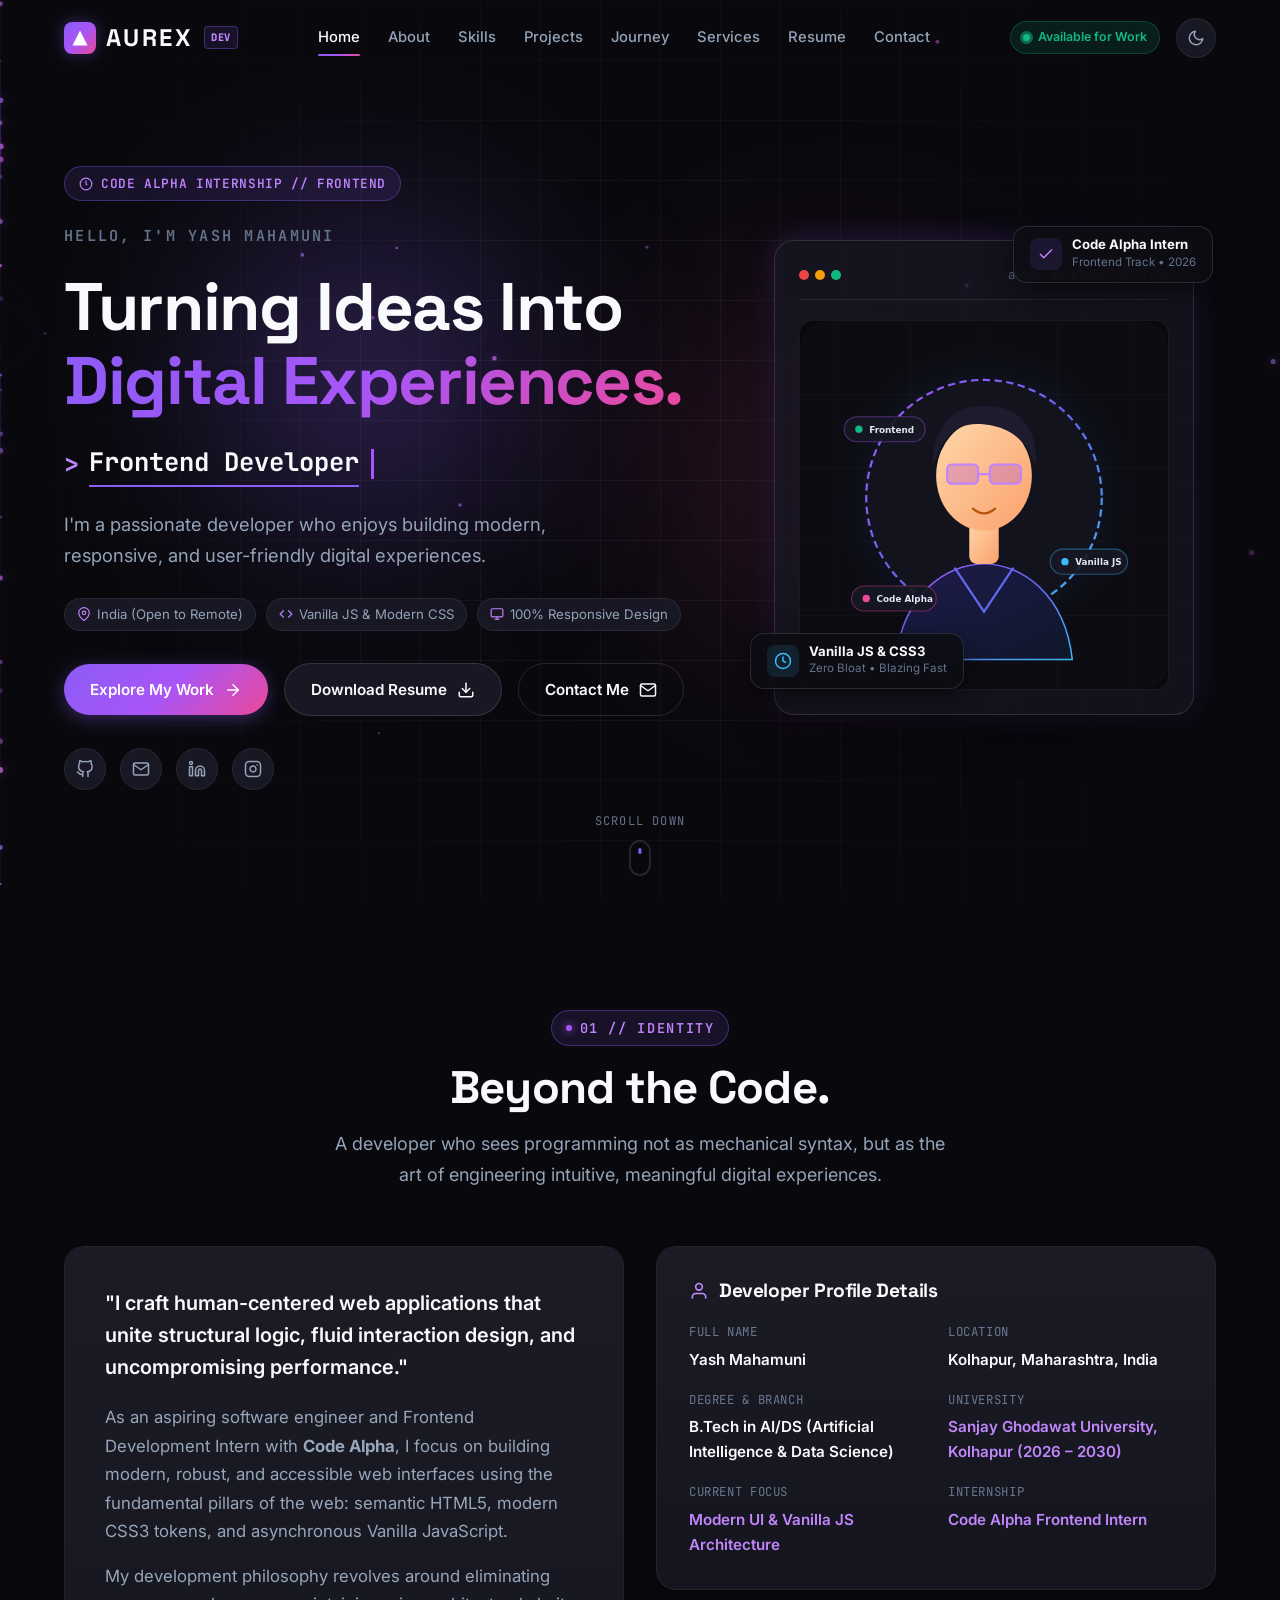
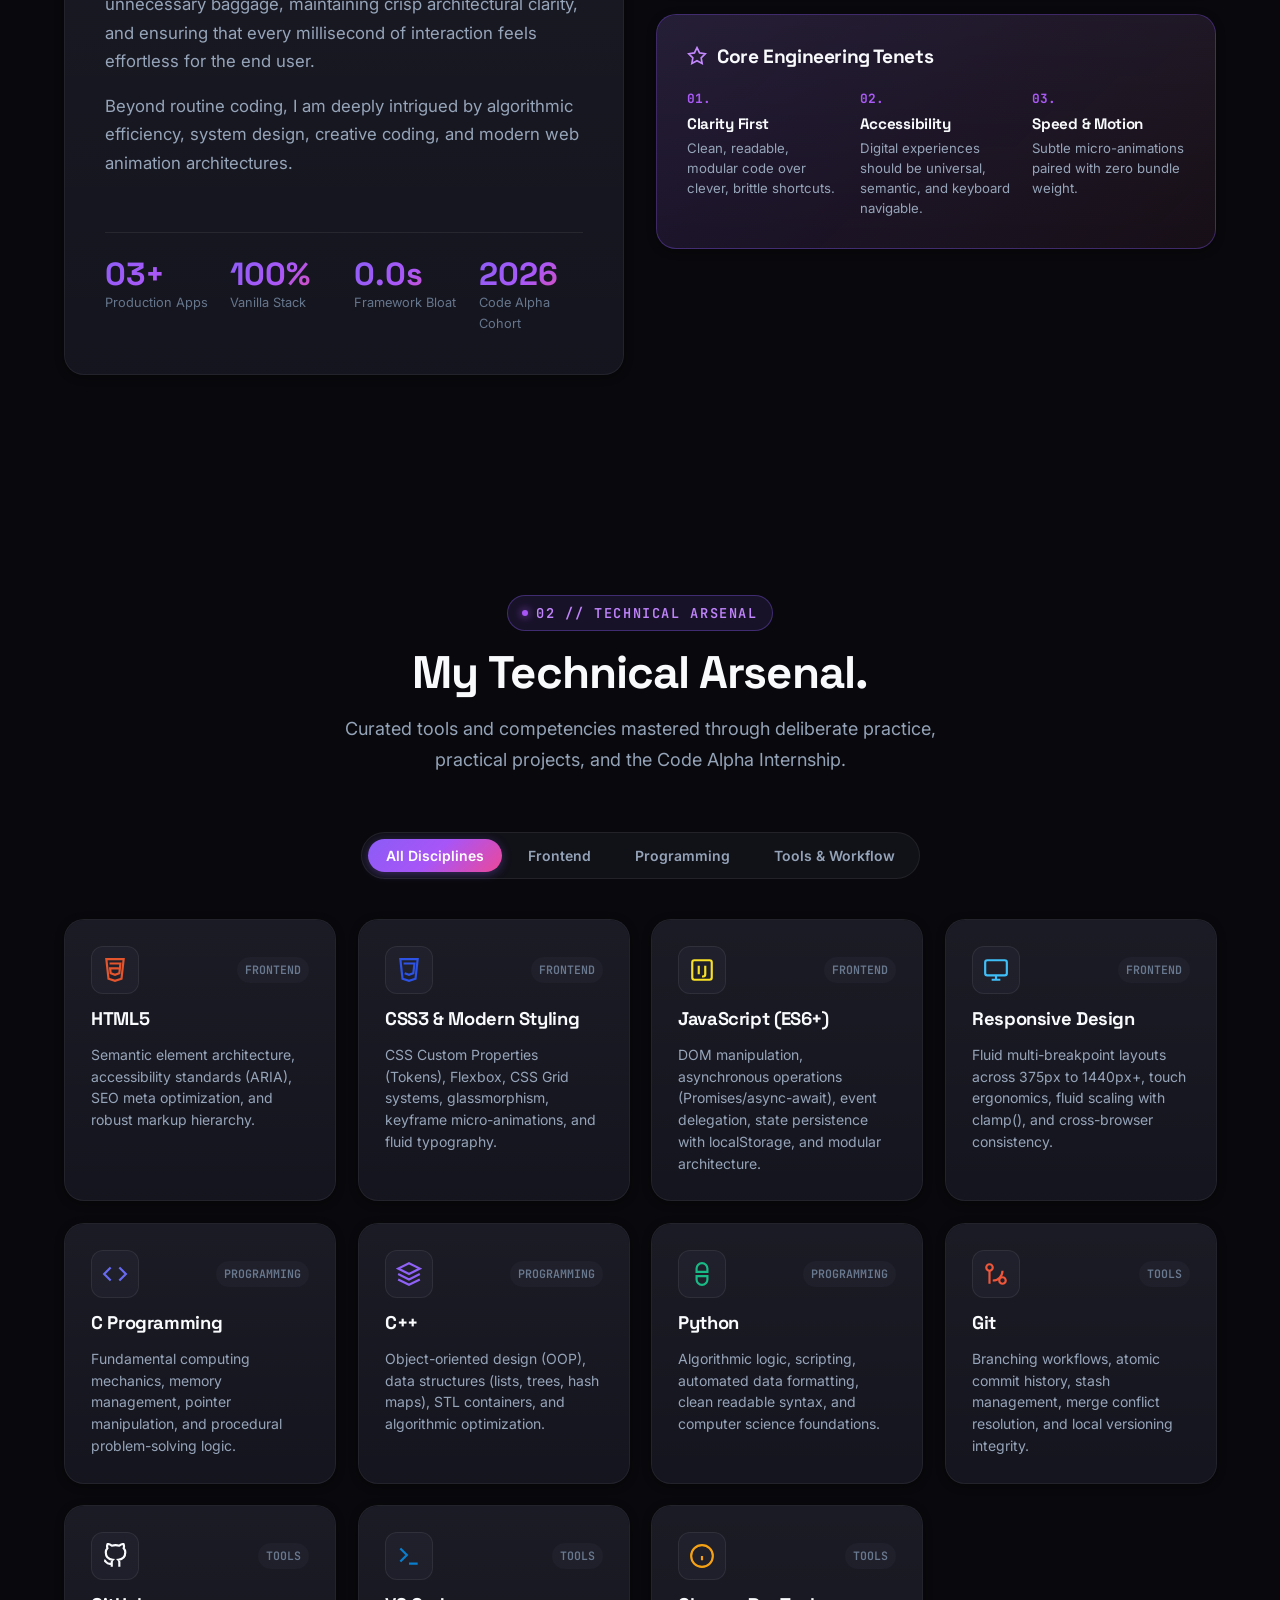
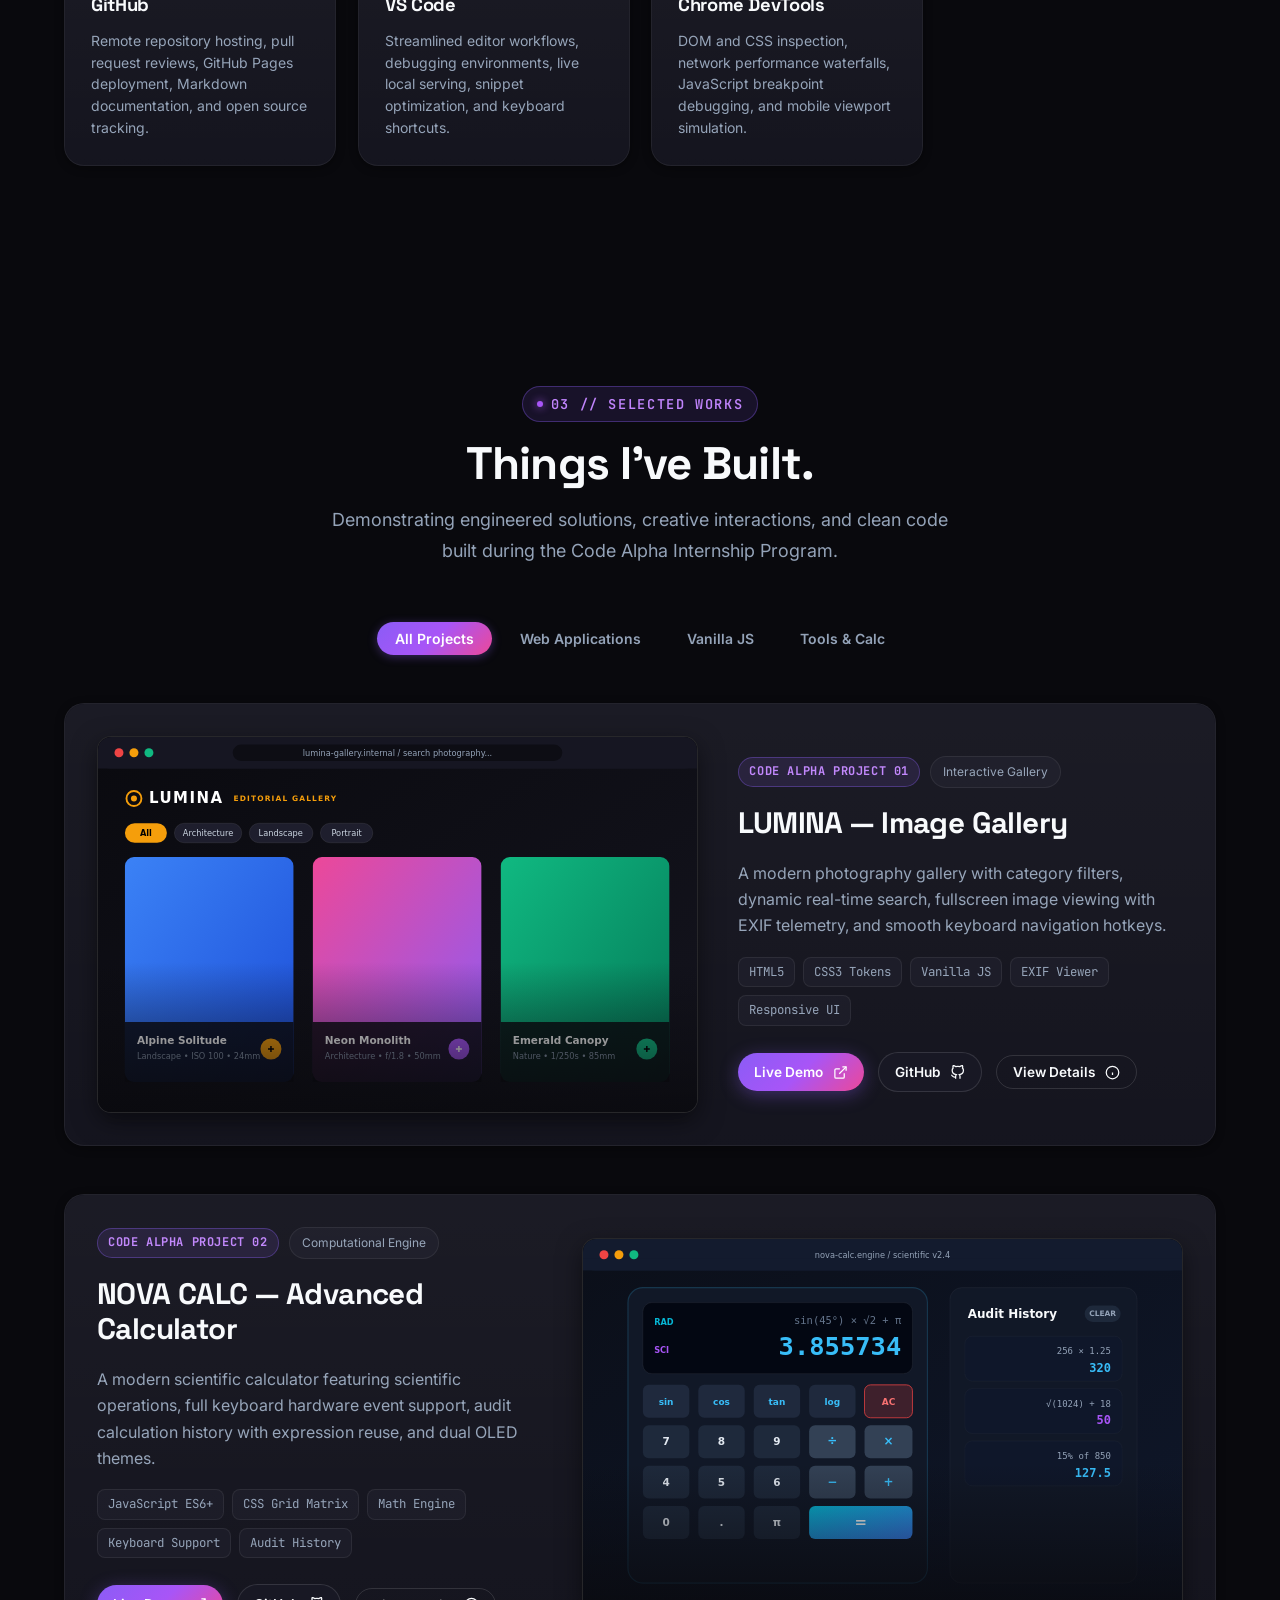
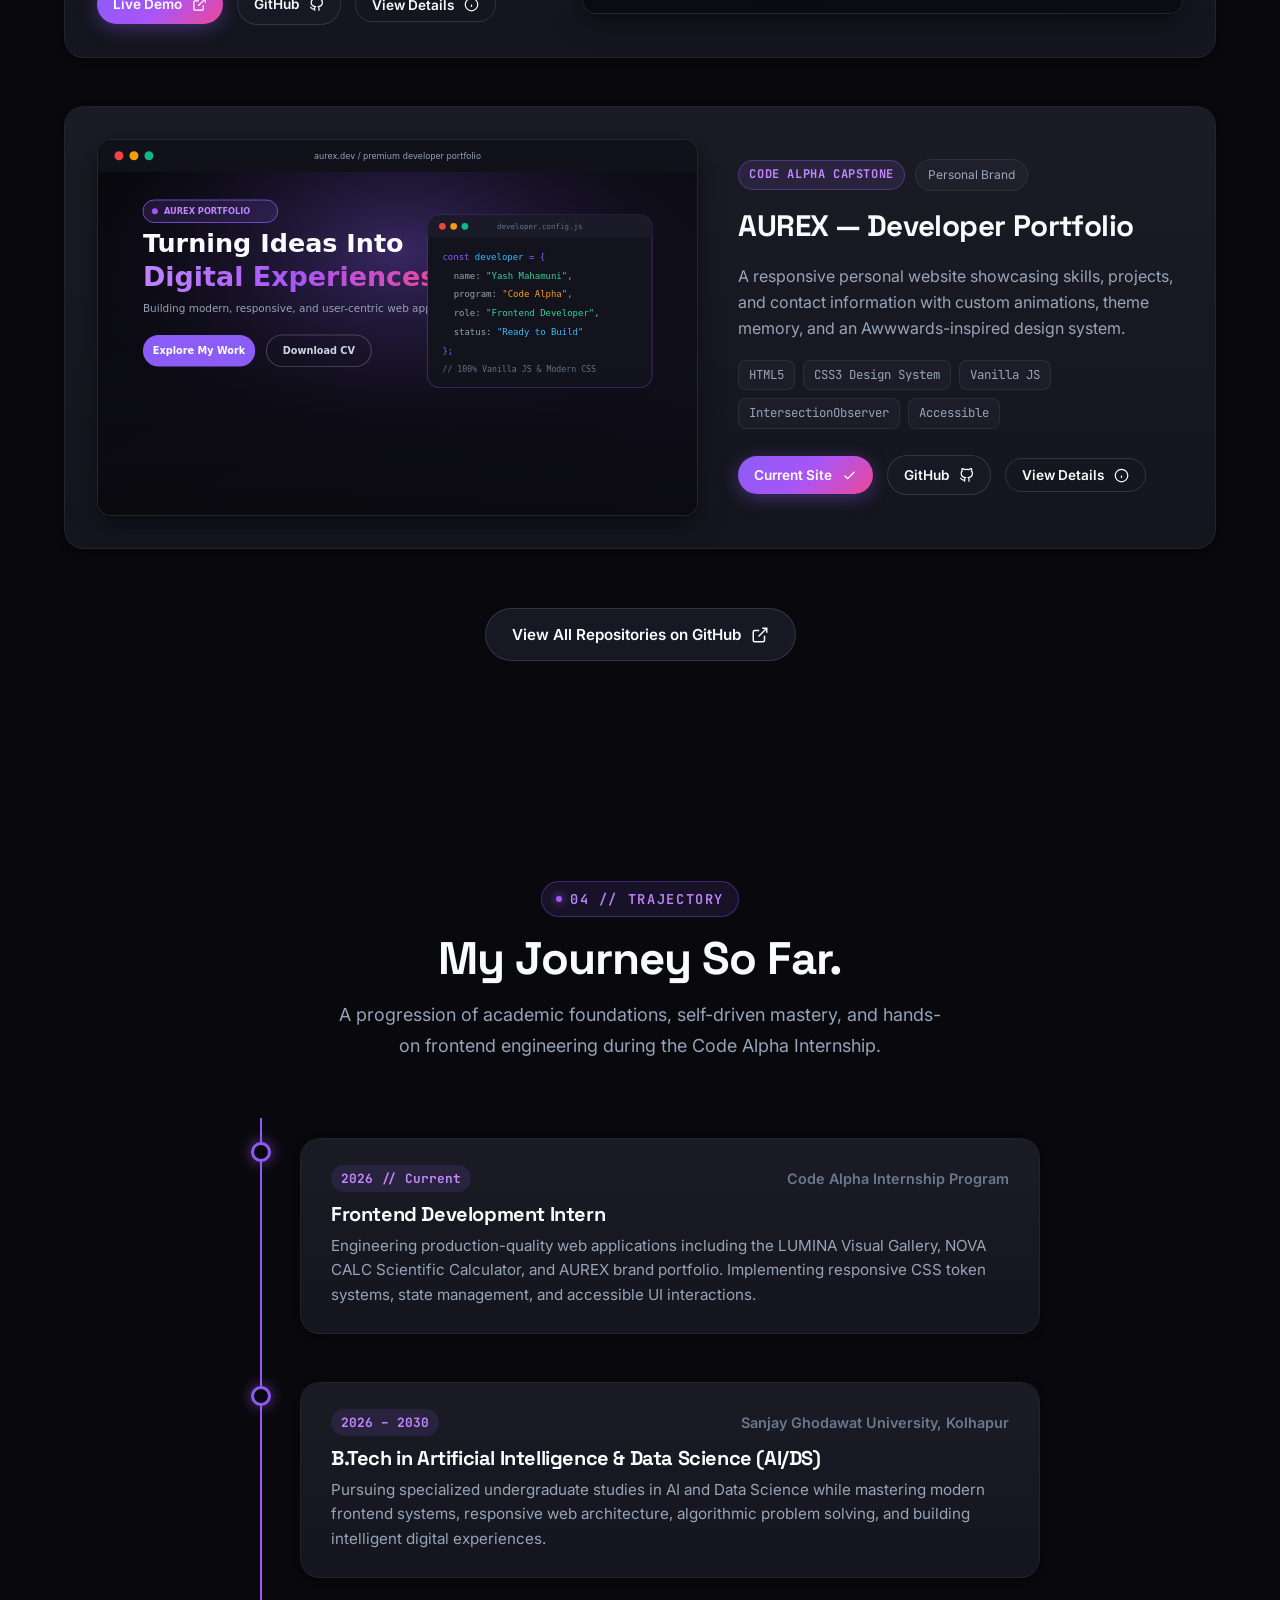
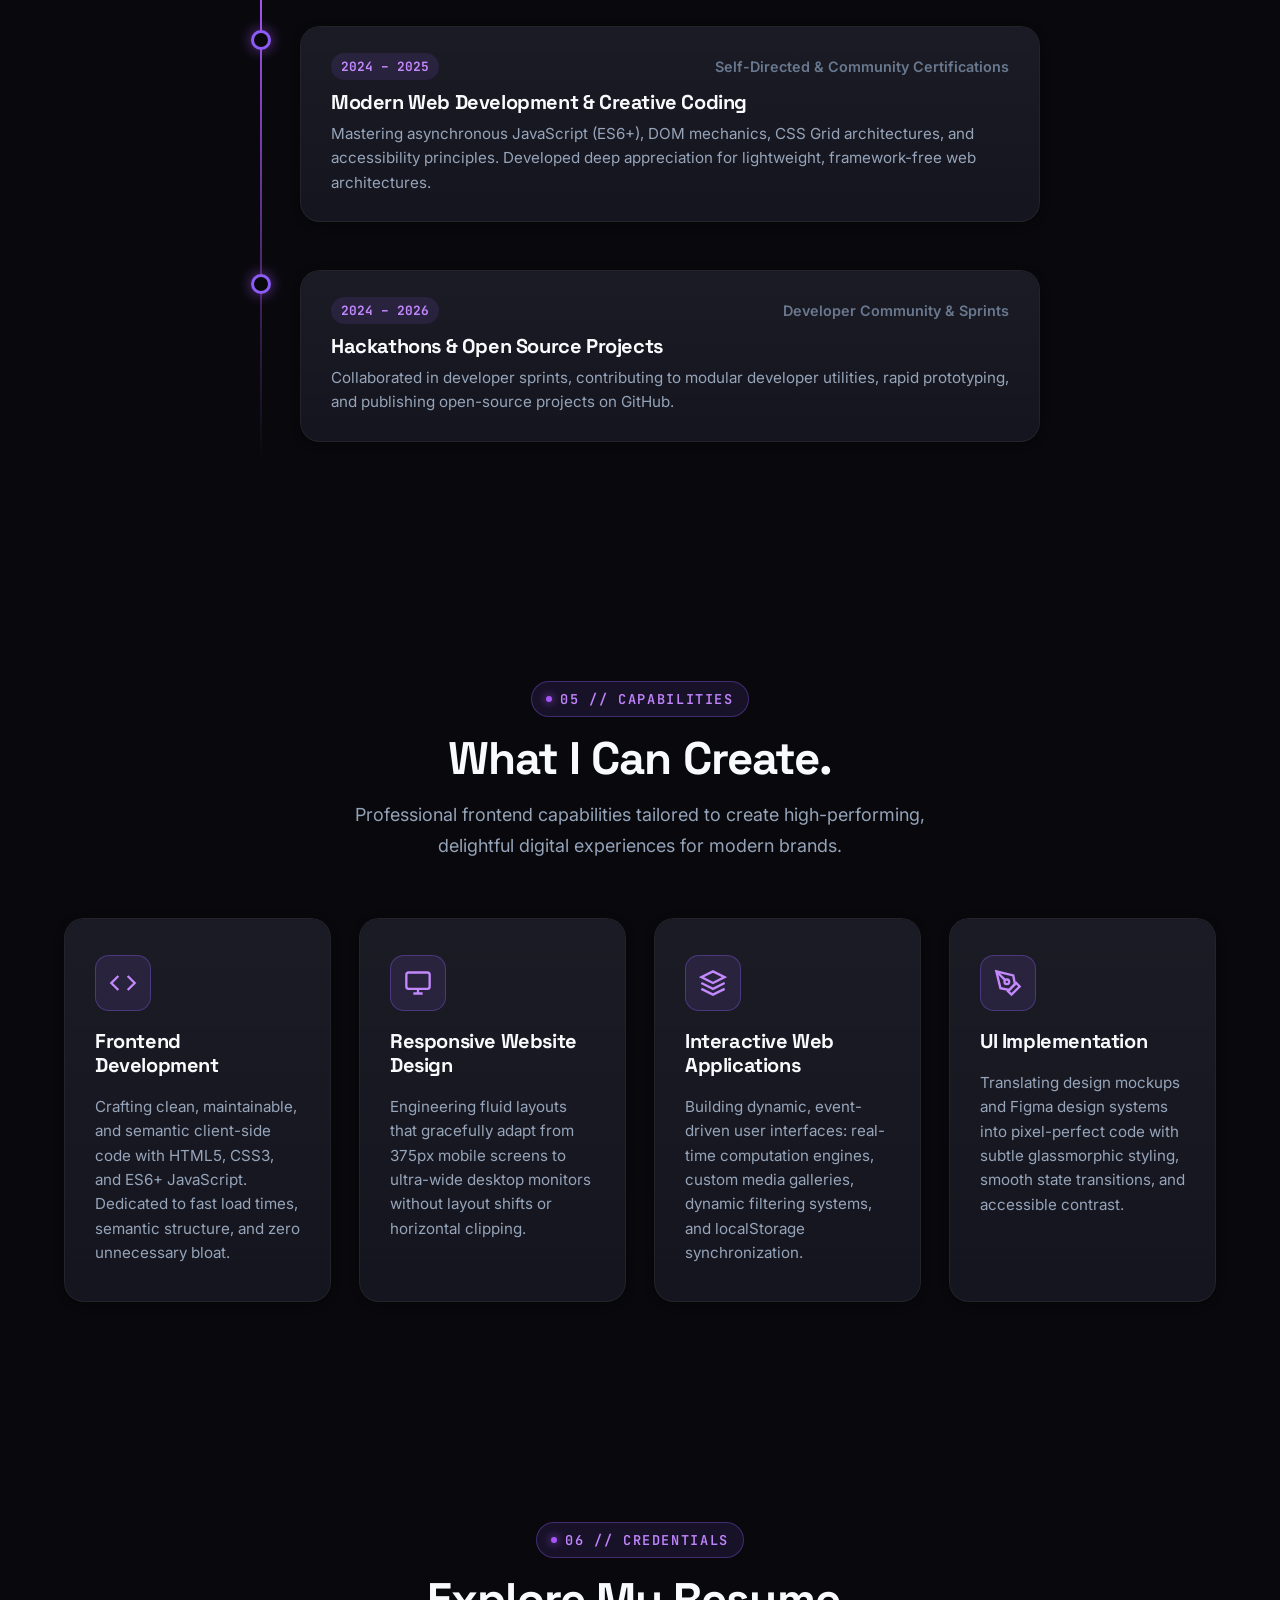
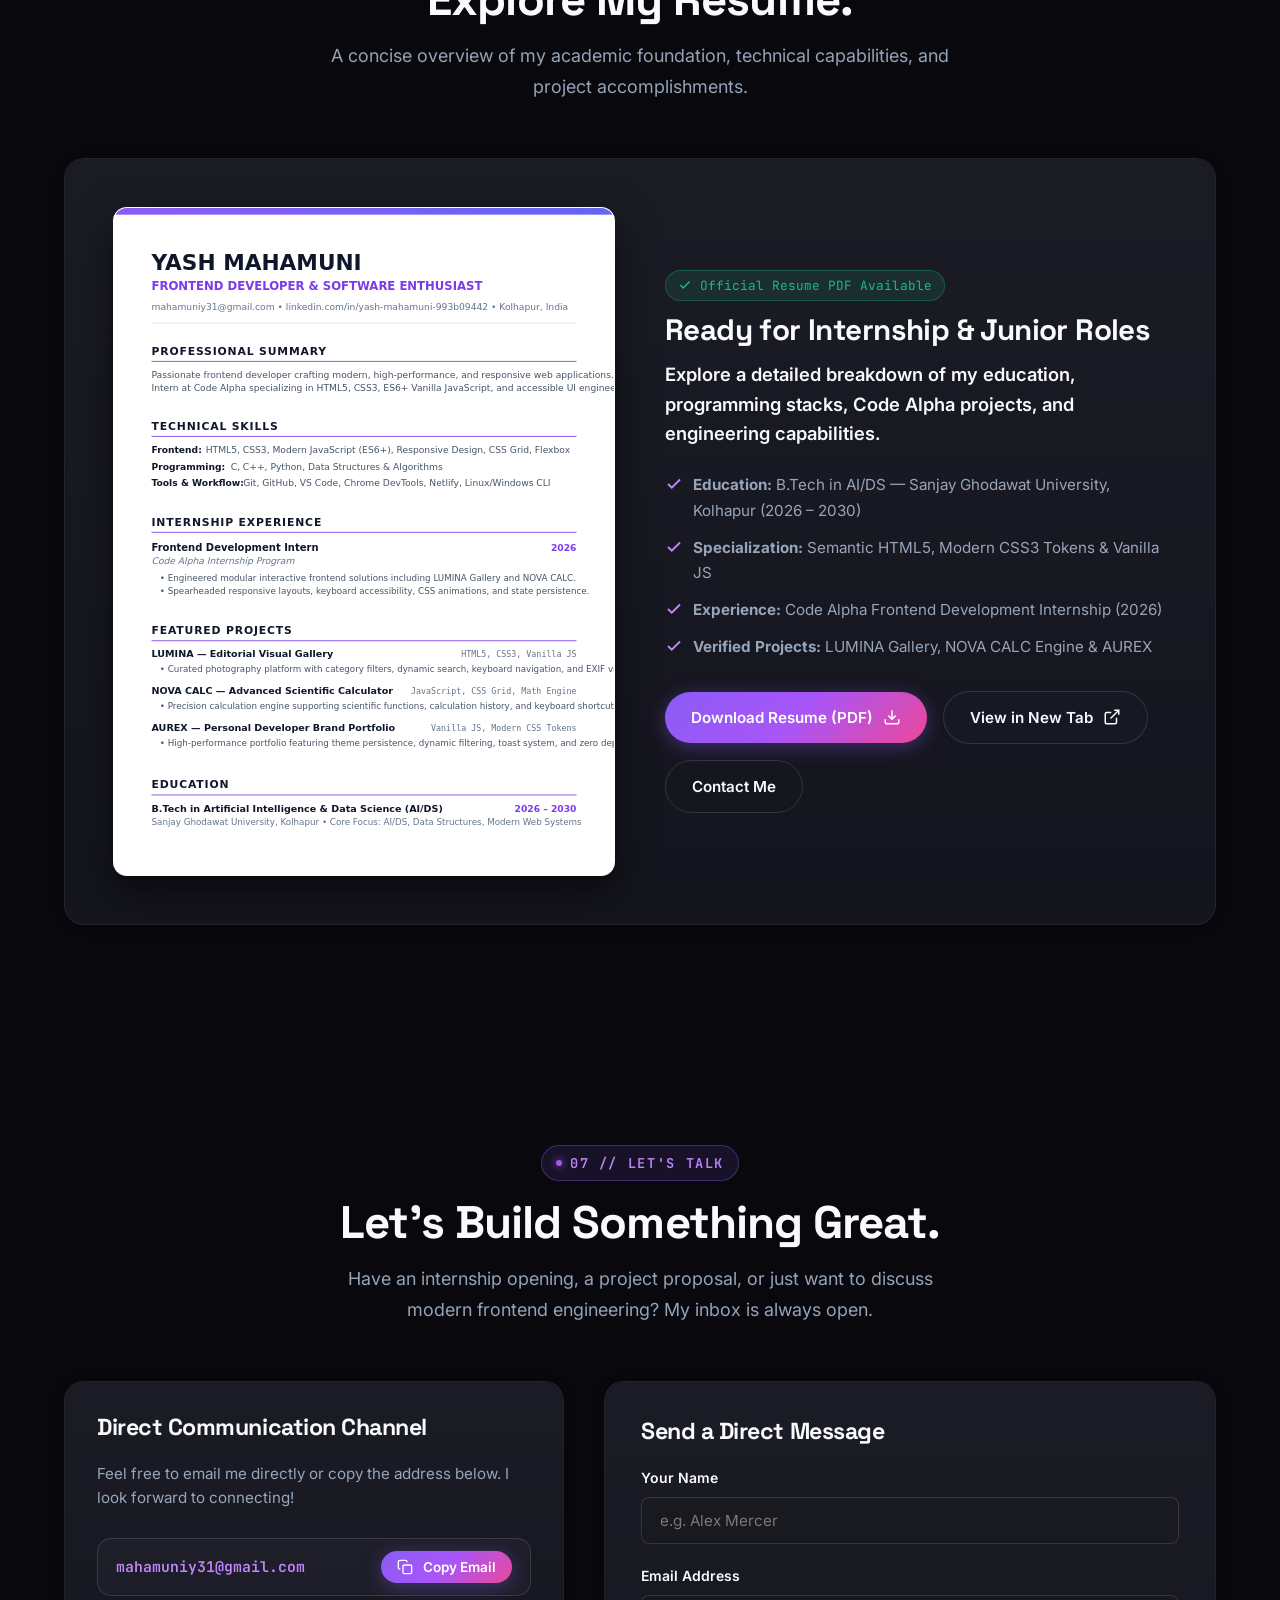
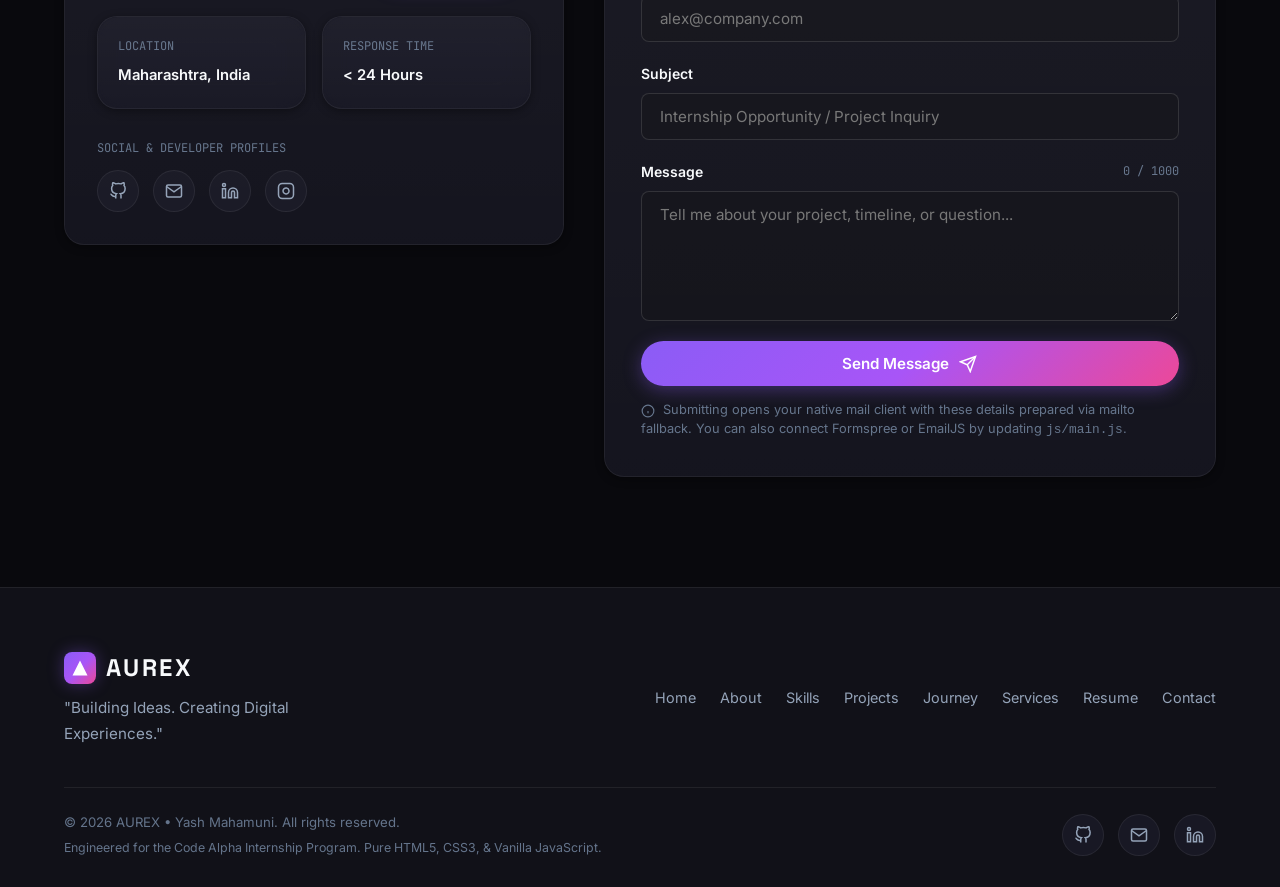
<file: index.html>
<!DOCTYPE html>
<html lang="en">
<head>
  <meta charset="UTF-8" />
  <meta name="viewport" content="width=device-width, initial-scale=1.0" />
  <title>AUREX — Yash Mahamuni | Frontend Developer &amp; UI Specialist</title>

  <!-- SEO & Social Sharing Metadata -->
  <meta name="description" content="AUREX is a premier personal developer portfolio for Yash Mahamuni, Frontend Developer at Code Alpha Internship Program. Built with pure HTML5, CSS3, and Vanilla JavaScript." />
  <meta name="keywords" content="Yash Mahamuni, AUREX, Frontend Developer, Code Alpha Internship, Portfolio, Vanilla JavaScript, HTML5, CSS3, Web Developer" />
  <meta name="author" content="Yash Mahamuni" />
  <meta name="theme-color" content="#09090d" />

  <!-- Open Graph Metadata -->
  <meta property="og:title" content="AUREX — Personal Developer Portfolio" />
  <meta property="og:description" content="Turning Ideas Into Digital Experiences. Crafted with pure HTML5, CSS3, and Vanilla JavaScript for Code Alpha." />
  <meta property="og:type" content="website" />
  <meta property="og:image" content="assets/images/aurex-preview.svg" />
  <meta property="og:url" content="https://mahamuniy31-cpu.github.io/aurex-portfolio/" />

  <!-- Twitter Card Metadata -->
  <meta name="twitter:card" content="summary_large_image" />
  <meta name="twitter:title" content="AUREX — Yash Mahamuni | Frontend Developer" />
  <meta name="twitter:description" content="Building Ideas. Creating Digital Experiences. Built with zero dependencies." />
  <meta name="twitter:image" content="assets/images/aurex-preview.svg" />

  <!-- Favicon -->
  <link rel="icon" type="image/svg+xml" href="assets/icons/favicon.svg" />

  <!-- Google Fonts: Space Grotesk, Inter, JetBrains Mono -->
  <link rel="preconnect" href="https://fonts.googleapis.com" />
  <link rel="preconnect" href="https://fonts.gstatic.com" crossorigin />
  <link href="https://fonts.googleapis.com/css2?family=Inter:wght@300;400;500;600;700&family=JetBrains+Mono:wght@400;500;600;700&family=Space+Grotesk:wght@500;600;700;800&display=swap" rel="stylesheet" />

  <!-- Main Stylesheets -->
  <link rel="stylesheet" href="css/style.css" />
  <link rel="stylesheet" href="css/responsive.css" />
</head>
<body>

  <!-- Top Scroll Progress Indicator Bar -->
  <div id="scroll-progress" aria-hidden="true"></div>

  <!-- Preloader Screen -->
  <div id="preloader" aria-hidden="true">
    <div class="loader-logo">
      <div class="brand-icon">
        <svg viewBox="0 0 24 24"><polygon points="12 2 2 22 22 22"></polygon></svg>
      </div>
      <span>AUREX</span>
    </div>
    <div class="loader-pulse"></div>
  </div>

  <!-- ========================================================================
       A. STICKY NAVIGATION BAR
       ======================================================================== -->
  <header class="navbar" id="navbar">
    <div class="container nav-container">
      <!-- Brand Logo -->
      <a href="#home" class="brand-logo" aria-label="AUREX Home">
        <div class="brand-icon">
          <svg viewBox="0 0 24 24"><polygon points="12 2 2 22 22 22"></polygon></svg>
        </div>
        <span>AUREX</span>
        <span class="brand-badge">DEV</span>
      </a>

      <!-- Desktop Navigation Links -->
      <nav class="nav-links" aria-label="Main Navigation">
        <a href="#home" class="nav-link active">Home</a>
        <a href="#about" class="nav-link">About</a>
        <a href="#skills" class="nav-link">Skills</a>
        <a href="#projects" class="nav-link">Projects</a>
        <a href="#journey" class="nav-link">Journey</a>
        <a href="#services" class="nav-link">Services</a>
        <a href="#resume" class="nav-link">Resume</a>
        <a href="#contact" class="nav-link">Contact</a>
      </nav>

      <!-- Navigation Actions (Theme toggle, Availability pill, Mobile hamburger) -->
      <div class="nav-actions">
        <!-- Availability indicator -->
        <div class="availability-pill" title="Currently open for frontend roles and internships">
          <span class="status-dot"></span>
          <span>Available for Work</span>
        </div>

        <!-- Theme Toggle Button -->
        <button class="theme-toggle" id="theme-toggle" aria-label="Toggle Dark and Light Theme" title="Toggle Theme">
          <!-- Sun icon (for light mode) -->
          <svg class="sun-icon" viewBox="0 0 24 24" fill="none" stroke="currentColor" stroke-width="2" stroke-linecap="round" stroke-linejoin="round">
            <circle cx="12" cy="12" r="5"></circle>
            <line x1="12" y1="1" x2="12" y2="3"></line>
            <line x1="12" y1="21" x2="12" y2="23"></line>
            <line x1="4.22" y1="4.22" x2="5.64" y2="5.64"></line>
            <line x1="18.36" y1="18.36" x2="19.78" y2="19.78"></line>
            <line x1="1" y1="12" x2="3" y2="12"></line>
            <line x1="21" y1="12" x2="23" y2="12"></line>
            <line x1="4.22" y1="19.78" x2="5.64" y2="18.36"></line>
            <line x1="18.36" y1="5.64" x2="19.78" y2="4.22"></line>
          </svg>
          <!-- Moon icon (for dark mode) -->
          <svg class="moon-icon" viewBox="0 0 24 24" fill="none" stroke="currentColor" stroke-width="2" stroke-linecap="round" stroke-linejoin="round">
            <path d="M21 12.79A9 9 0 1 1 11.21 3 7 7 0 0 0 21 12.79z"></path>
          </svg>
        </button>

        <!-- Mobile Hamburger Toggle -->
        <button class="mobile-toggle" id="mobile-toggle" aria-label="Open Mobile Navigation" aria-expanded="false">
          <span></span>
          <span></span>
          <span></span>
        </button>
      </div>
    </div>
  </header>

  <!-- Mobile Drawer Menu Overlay -->
  <div class="mobile-menu" id="mobile-menu" aria-hidden="true">
    <ul class="mobile-nav-links">
      <li><a href="#home" class="mobile-nav-link active">01. Home <svg width="18" height="18" viewBox="0 0 24 24" fill="none" stroke="currentColor" stroke-width="2"><polyline points="9 18 15 12 9 6"></polyline></svg></a></li>
      <li><a href="#about" class="mobile-nav-link">02. About <svg width="18" height="18" viewBox="0 0 24 24" fill="none" stroke="currentColor" stroke-width="2"><polyline points="9 18 15 12 9 6"></polyline></svg></a></li>
      <li><a href="#skills" class="mobile-nav-link">03. Skills <svg width="18" height="18" viewBox="0 0 24 24" fill="none" stroke="currentColor" stroke-width="2"><polyline points="9 18 15 12 9 6"></polyline></svg></a></li>
      <li><a href="#projects" class="mobile-nav-link">04. Projects <svg width="18" height="18" viewBox="0 0 24 24" fill="none" stroke="currentColor" stroke-width="2"><polyline points="9 18 15 12 9 6"></polyline></svg></a></li>
      <li><a href="#journey" class="mobile-nav-link">05. Journey <svg width="18" height="18" viewBox="0 0 24 24" fill="none" stroke="currentColor" stroke-width="2"><polyline points="9 18 15 12 9 6"></polyline></svg></a></li>
      <li><a href="#services" class="mobile-nav-link">06. Services <svg width="18" height="18" viewBox="0 0 24 24" fill="none" stroke="currentColor" stroke-width="2"><polyline points="9 18 15 12 9 6"></polyline></svg></a></li>
      <li><a href="#resume" class="mobile-nav-link">07. Resume <svg width="18" height="18" viewBox="0 0 24 24" fill="none" stroke="currentColor" stroke-width="2"><polyline points="9 18 15 12 9 6"></polyline></svg></a></li>
      <li><a href="#contact" class="mobile-nav-link">08. Contact <svg width="18" height="18" viewBox="0 0 24 24" fill="none" stroke="currentColor" stroke-width="2"><polyline points="9 18 15 12 9 6"></polyline></svg></a></li>
    </ul>

    <div class="mobile-menu-footer">
      <div class="availability-pill" style="display:inline-flex; align-self: flex-start;">
        <span class="status-dot"></span>
        <span>Open for Opportunities</span>
      </div>
      <p style="font-size:0.85rem; color:var(--text-muted);">AUREX • Code Alpha Internship Program</p>
    </div>
  </div>

  <main>
    <!-- ========================================================================
         B. HERO SECTION
         ======================================================================== -->
    <section class="hero" id="home">
      <!-- Ambient Background Effects -->
      <div class="hero-ambient">
        <div class="ambient-glow-1"></div>
        <div class="ambient-glow-2"></div>
        <div class="ambient-grid"></div>
        <canvas id="hero-particle-canvas"></canvas>
      </div>

      <div class="container hero-grid">
        <!-- Hero Content (Left) -->
        <div class="hero-content reveal-slide-right">
          <div class="hero-badge-wrapper">
            <span class="hero-badge">
              <svg width="14" height="14" viewBox="0 0 24 24" fill="none" stroke="currentColor" stroke-width="2"><circle cx="12" cy="12" r="10"></circle><polyline points="12 6 12 12 14 14"></polyline></svg>
              CODE ALPHA INTERNSHIP // FRONTEND
            </span>
          </div>

          <!-- Customizable Name Intro -->
          <!-- CUSTOMIZABLE: Replace with your name if desired -->
          <p class="hero-intro">HELLO, I'M YASH MAHAMUNI</p>

          <h1 class="hero-title">
            Turning Ideas Into <br />
            <span class="gradient-text">Digital Experiences.</span>
          </h1>

          <!-- Animated Dynamic Role Reveal -->
          <div class="hero-role-wrapper">
            <span class="role-prefix">&gt;</span>
            <span id="hero-role-text" class="role-typing"></span>
            <span class="typing-cursor"></span>
          </div>

          <p class="hero-description">
            I'm a passionate developer who enjoys building modern, responsive, and user-friendly digital experiences.
          </p>

          <!-- Customizable Information Chips -->
          <div class="hero-chips">
            <span class="hero-chip">
              <svg viewBox="0 0 24 24" fill="none" stroke="currentColor" stroke-width="2"><path d="M21 10c0 7-9 13-9 13s-9-6-9-13a9 9 0 0 1 18 0z"></path><circle cx="12" cy="10" r="3"></circle></svg>
              <!-- CUSTOMIZABLE: Location -->
              India (Open to Remote)
            </span>
            <span class="hero-chip">
              <svg viewBox="0 0 24 24" fill="none" stroke="currentColor" stroke-width="2"><polyline points="16 18 22 12 16 6"></polyline><polyline points="8 6 2 12 8 18"></polyline></svg>
              Vanilla JS &amp; Modern CSS
            </span>
            <span class="hero-chip">
              <svg viewBox="0 0 24 24" fill="none" stroke="currentColor" stroke-width="2"><rect x="2" y="3" width="20" height="14" rx="2" ry="2"></rect><line x1="8" y1="21" x2="16" y2="21"></line><line x1="12" y1="17" x2="12" y2="21"></line></svg>
              100% Responsive Design
            </span>
          </div>

          <!-- Call to Action Buttons -->
          <div class="hero-ctas">
            <a href="#projects" class="btn btn-primary">
              <span>Explore My Work</span>
              <svg width="18" height="18" viewBox="0 0 24 24" fill="none" stroke="currentColor" stroke-width="2" stroke-linecap="round" stroke-linejoin="round"><line x1="5" y1="12" x2="19" y2="12"></line><polyline points="12 5 19 12 12 19"></polyline></svg>
            </a>
            <a href="assets/resume/Yash_Mahamuni_Resume.pdf" download="Yash_Mahamuni_Resume.pdf" class="btn btn-secondary" title="Download PDF Resume">
              <span>Download Resume</span>
              <svg width="18" height="18" viewBox="0 0 24 24" fill="none" stroke="currentColor" stroke-width="2" stroke-linecap="round" stroke-linejoin="round"><path d="M21 15v4a2 2 0 0 1-2 2H5a2 2 0 0 1-2-2v-4"></path><polyline points="7 10 12 15 17 10"></polyline><line x1="12" y1="15" x2="12" y2="3"></line></svg>
            </a>
            <a href="#contact" class="btn btn-outline">
              <span>Contact Me</span>
              <svg width="18" height="18" viewBox="0 0 24 24" fill="none" stroke="currentColor" stroke-width="2" stroke-linecap="round" stroke-linejoin="round"><path d="M4 4h16c1.1 0 2 .9 2 2v12c0 1.1-.9 2-2 2H4c-1.1 0-2-.9-2-2V6c0-1.1.9-2 2-2z"></path><polyline points="22,6 12,13 2,6"></polyline></svg>
            </a>
          </div>

          <!-- Social Media Icons Bar -->
          <div class="hero-socials">
            <a href="https://github.com/mahamuniy31-cpu" target="_blank" rel="noopener noreferrer" class="social-link" title="GitHub Profile">
              <svg viewBox="0 0 24 24" fill="none" stroke="currentColor" stroke-width="2" stroke-linecap="round" stroke-linejoin="round"><path d="M9 19c-5 1.5-5-2.5-7-3m14 6v-3.87a3.37 3.37 0 0 0-.94-2.61c3.14-.35 6.44-1.54 6.44-7A5.44 5.44 0 0 0 20 4.77 5.07 5.07 0 0 0 19.91 1S18.73.65 16 2.48a13.38 13.38 0 0 0-7 0C6.27.65 5.09 1 5.09 1A5.07 5.07 0 0 0 5 4.77a5.44 5.44 0 0 0-1.5 3.78c0 5.42 3.3 6.61 6.44 7A3.37 3.37 0 0 0 9 18.13V22"></path></svg>
            </a>
            <a href="mailto:mahamuniy31@gmail.com" class="social-link" title="Send Email">
              <svg viewBox="0 0 24 24" fill="none" stroke="currentColor" stroke-width="2" stroke-linecap="round" stroke-linejoin="round"><path d="M4 4h16c1.1 0 2 .9 2 2v12c0 1.1-.9 2-2 2H4c-1.1 0-2-.9-2-2V6c0-1.1.9-2 2-2z"></path><polyline points="22,6 12,13 2,6"></polyline></svg>
            </a>
            <a href="https://www.linkedin.com/in/yash-mahamuni-993b09442?utm_source=share_via&amp;utm_content=profile&amp;utm_medium=member_android" target="_blank" rel="noopener noreferrer" class="social-link" title="LinkedIn Profile">
              <svg viewBox="0 0 24 24" fill="none" stroke="currentColor" stroke-width="2" stroke-linecap="round" stroke-linejoin="round"><path d="M16 8a6 6 0 0 1 6 6v7h-4v-7a2 2 0 0 0-2-2 2 2 0 0 0-2 2v7h-4v-7a6 6 0 0 1 6-6z"></path><rect x="2" y="9" width="4" height="12"></rect><circle cx="4" cy="4" r="2"></circle></svg>
            </a>
            <a href="https://instagram.com" target="_blank" rel="noopener noreferrer" class="social-link" title="Instagram Profile">
              <svg viewBox="0 0 24 24" fill="none" stroke="currentColor" stroke-width="2" stroke-linecap="round" stroke-linejoin="round"><rect x="2" y="2" width="20" height="20" rx="5" ry="5"></rect><path d="M16 11.37A4 4 0 1 1 12.63 8 4 4 0 0 1 16 11.37z"></path><line x1="17.5" y1="6.5" x2="17.51" y2="6.5"></line></svg>
            </a>
          </div>
        </div>

        <!-- Hero Visual (Right: 3D Tilt Developer Card) -->
        <div class="hero-visual reveal-slide-left">
          <div class="developer-card-wrapper">
            <div class="developer-card" data-tilt>
              <!-- Window top bar -->
              <div class="card-header-bar">
                <div class="window-dots">
                  <span class="window-dot dot-red"></span>
                  <span class="window-dot dot-yellow"></span>
                  <span class="window-dot dot-green"></span>
                </div>
                <span class="card-filename">aurex.developer.profile</span>
              </div>

              <!-- Stylized Developer Avatar -->
              <div class="card-avatar-container">
                <img src="assets/images/avatar.svg" alt="Yash Mahamuni — Developer Avatar" width="400" height="400" loading="eager" />
              </div>

              <!-- Floating Interactive Badges -->
              <div class="float-badge float-badge-1">
                <div class="badge-icon-box icon-purple">
                  <svg width="18" height="18" viewBox="0 0 24 24" fill="none" stroke="currentColor" stroke-width="2"><polyline points="20 6 9 17 4 12"></polyline></svg>
                </div>
                <div>
                  <div class="badge-text-primary">Code Alpha Intern</div>
                  <div class="badge-text-secondary">Frontend Track • 2026</div>
                </div>
              </div>

              <div class="float-badge float-badge-2">
                <div class="badge-icon-box icon-cyan">
                  <svg width="18" height="18" viewBox="0 0 24 24" fill="none" stroke="currentColor" stroke-width="2"><circle cx="12" cy="12" r="10"></circle><path d="M12 6v6l4 2"></path></svg>
                </div>
                <div>
                  <div class="badge-text-primary">Vanilla JS &amp; CSS3</div>
                  <div class="badge-text-secondary">Zero Bloat • Blazing Fast</div>
                </div>
              </div>
            </div>
          </div>
        </div>
      </div>

      <!-- Scroll Indicator -->
      <a href="#about" class="scroll-indicator" aria-label="Scroll down to About section">
        <span>SCROLL DOWN</span>
        <div class="mouse-icon">
          <div class="mouse-wheel"></div>
        </div>
      </a>
    </section>

    <!-- ========================================================================
         C. ABOUT ME SECTION
         ======================================================================== -->
    <section class="section" id="about">
      <div class="container">
        <div class="section-header text-center reveal-fade">
          <span class="section-tag">01 // IDENTITY</span>
          <h2 class="section-title">Beyond the Code.</h2>
          <p class="section-subtitle">
            A developer who sees programming not as mechanical syntax, but as the art of engineering intuitive, meaningful digital experiences.
          </p>
        </div>

        <div class="about-grid">
          <!-- Bio Narrative Card -->
          <div class="glass-card about-bio-card reveal-slide-right">
            <div>
              <p class="about-intro-text">
                "I craft human-centered web applications that unite structural logic, fluid interaction design, and uncompromising performance."
              </p>

              <div class="about-paragraphs">
                <p>
                  As an aspiring software engineer and Frontend Development Intern with <strong>Code Alpha</strong>, I focus on building modern, robust, and accessible web interfaces using the fundamental pillars of the web: semantic HTML5, modern CSS3 tokens, and asynchronous Vanilla JavaScript.
                </p>
                <p>
                  My development philosophy revolves around eliminating unnecessary baggage, maintaining crisp architectural clarity, and ensuring that every millisecond of interaction feels effortless for the end user.
                </p>
                <p>
                  Beyond routine coding, I am deeply intrigued by algorithmic efficiency, system design, creative coding, and modern web animation architectures.
                </p>
              </div>
            </div>

            <!-- Stats Counter Row -->
            <div class="stats-row">
              <div class="stat-box">
                <span class="stat-number gradient-text">03+</span>
                <span class="stat-label">Production Apps</span>
              </div>
              <div class="stat-box">
                <span class="stat-number gradient-text">100%</span>
                <span class="stat-label">Vanilla Stack</span>
              </div>
              <div class="stat-box">
                <span class="stat-number gradient-text">0.0s</span>
                <span class="stat-label">Framework Bloat</span>
              </div>
              <div class="stat-box">
                <span class="stat-number gradient-text">2026</span>
                <span class="stat-label">Code Alpha Cohort</span>
              </div>
            </div>
          </div>

          <!-- Bento Info Panel & Philosophy Column -->
          <div class="bento-column reveal-slide-left">
            <!-- Customizable Personal Details Card -->
            <div class="glass-card personal-info-card">
              <h3 class="card-inner-title">
                <svg viewBox="0 0 24 24" fill="none" stroke="currentColor" stroke-width="2"><path d="M20 21v-2a4 4 0 0 0-4-4H8a4 4 0 0 0-4 4v2"></path><circle cx="12" cy="7" r="4"></circle></svg>
                Developer Profile Details
              </h3>

              <!-- CUSTOMIZABLE: Easily update personal information below -->
              <ul class="info-details-list">
                <li class="info-item">
                  <span class="info-label">Full Name</span>
                  <span class="info-value">Yash Mahamuni</span>
                </li>
                <li class="info-item">
                  <span class="info-label">Location</span>
                  <span class="info-value">Kolhapur, Maharashtra, India</span>
                </li>
                <li class="info-item">
                  <span class="info-label">Degree &amp; Branch</span>
                  <span class="info-value">B.Tech in AI/DS (Artificial Intelligence &amp; Data Science)</span>
                </li>
                <li class="info-item">
                  <span class="info-label">University</span>
                  <span class="info-value highlight">Sanjay Ghodawat University, Kolhapur (2026 – 2030)</span>
                </li>
                <li class="info-item">
                  <span class="info-label">Current Focus</span>
                  <span class="info-value highlight">Modern UI &amp; Vanilla JS Architecture</span>
                </li>
                <li class="info-item">
                  <span class="info-label">Internship</span>
                  <span class="info-value highlight">Code Alpha Frontend Intern</span>
                </li>
              </ul>
            </div>

            <!-- Code Philosophy Bento -->
            <div class="glass-card philosophy-card">
              <h3 class="card-inner-title">
                <svg viewBox="0 0 24 24" fill="none" stroke="currentColor" stroke-width="2"><polygon points="12 2 15.09 8.26 22 9.27 17 14.14 18.18 21.02 12 17.77 5.82 21.02 7 14.14 2 9.27 8.91 8.26 12 2"></polygon></svg>
                Core Engineering Tenets
              </h3>

              <div class="philosophy-grid">
                <div class="philosophy-item">
                  <span class="philosophy-num">01.</span>
                  <h4 class="philosophy-title">Clarity First</h4>
                  <p class="philosophy-desc">Clean, readable, modular code over clever, brittle shortcuts.</p>
                </div>
                <div class="philosophy-item">
                  <span class="philosophy-num">02.</span>
                  <h4 class="philosophy-title">Accessibility</h4>
                  <p class="philosophy-desc">Digital experiences should be universal, semantic, and keyboard navigable.</p>
                </div>
                <div class="philosophy-item">
                  <span class="philosophy-num">03.</span>
                  <h4 class="philosophy-title">Speed &amp; Motion</h4>
                  <p class="philosophy-desc">Subtle micro-animations paired with zero bundle weight.</p>
                </div>
              </div>
            </div>
          </div>
        </div>
      </div>
    </section>

    <!-- ========================================================================
         D. SKILLS AND TECHNOLOGIES SECTION
         ======================================================================== -->
    <section class="section" id="skills">
      <div class="container">
        <div class="section-header text-center reveal-fade">
          <span class="section-tag">02 // TECHNICAL ARSENAL</span>
          <h2 class="section-title">My Technical Arsenal.</h2>
          <p class="section-subtitle">
            Curated tools and competencies mastered through deliberate practice, practical projects, and the Code Alpha Internship.
          </p>
        </div>

        <!-- Category Filter Tabs -->
        <div class="skills-filter-wrapper reveal-fade">
          <div class="filter-pills">
            <button class="filter-btn skills-filter-btn active" data-skill-filter="all">All Disciplines</button>
            <button class="filter-btn skills-filter-btn" data-skill-filter="frontend">Frontend</button>
            <button class="filter-btn skills-filter-btn" data-skill-filter="programming">Programming</button>
            <button class="filter-btn skills-filter-btn" data-skill-filter="tools">Tools &amp; Workflow</button>
          </div>
        </div>

        <!-- Skills Grid (No deceptive percentage bars!) -->
        <div class="skills-grid">
          <!-- Skill: HTML5 -->
          <div class="glass-card skill-card reveal-slide-up" data-category="frontend">
            <div class="skill-card-top">
              <div class="skill-icon-box" style="color:#e34f26;">
                <svg viewBox="0 0 24 24" fill="none" stroke="currentColor" stroke-width="2"><path d="M4 2l2 18 6 2 6-2 2-18H4z"></path><path d="M7 6h10l-1 9-4 1.5L8 15l-.5-4.5h8"></path></svg>
              </div>
              <span class="skill-category-badge">Frontend</span>
            </div>
            <h3 class="skill-title">HTML5</h3>
            <p class="skill-desc">
              Semantic element architecture, accessibility standards (ARIA), SEO meta optimization, and robust markup hierarchy.
            </p>
          </div>

          <!-- Skill: CSS3 -->
          <div class="glass-card skill-card reveal-slide-up" data-category="frontend">
            <div class="skill-card-top">
              <div class="skill-icon-box" style="color:#264de4;">
                <svg viewBox="0 0 24 24" fill="none" stroke="currentColor" stroke-width="2"><path d="M4 2l2 18 6 2 6-2 2-18H4z"></path><path d="M7 6h10l-1 9-4 1.5L8 15"></path></svg>
              </div>
              <span class="skill-category-badge">Frontend</span>
            </div>
            <h3 class="skill-title">CSS3 &amp; Modern Styling</h3>
            <p class="skill-desc">
              CSS Custom Properties (Tokens), Flexbox, CSS Grid systems, glassmorphism, keyframe micro-animations, and fluid typography.
            </p>
          </div>

          <!-- Skill: JavaScript ES6+ -->
          <div class="glass-card skill-card reveal-slide-up" data-category="frontend">
            <div class="skill-card-top">
              <div class="skill-icon-box" style="color:#f7df1e;">
                <svg viewBox="0 0 24 24" fill="none" stroke="currentColor" stroke-width="2"><rect x="3" y="3" width="18" height="18" rx="2"></rect><path d="M9 8v8"></path><path d="M15 8v8a2 2 0 0 1-2 2h-1"></path></svg>
              </div>
              <span class="skill-category-badge">Frontend</span>
            </div>
            <h3 class="skill-title">JavaScript (ES6+)</h3>
            <p class="skill-desc">
              DOM manipulation, asynchronous operations (Promises/async-await), event delegation, state persistence with localStorage, and modular architecture.
            </p>
          </div>

          <!-- Skill: Responsive Design -->
          <div class="glass-card skill-card reveal-slide-up" data-category="frontend">
            <div class="skill-card-top">
              <div class="skill-icon-box" style="color:#38bdf8;">
                <svg viewBox="0 0 24 24" fill="none" stroke="currentColor" stroke-width="2"><rect x="2" y="3" width="20" height="14" rx="2"></rect><line x1="8" y1="21" x2="16" y2="21"></line><line x1="12" y1="17" x2="12" y2="21"></line></svg>
              </div>
              <span class="skill-category-badge">Frontend</span>
            </div>
            <h3 class="skill-title">Responsive Design</h3>
            <p class="skill-desc">
              Fluid multi-breakpoint layouts across 375px to 1440px+, touch ergonomics, fluid scaling with clamp(), and cross-browser consistency.
            </p>
          </div>

          <!-- Skill: C Language -->
          <div class="glass-card skill-card reveal-slide-up" data-category="programming">
            <div class="skill-card-top">
              <div class="skill-icon-box" style="color:#6366f1;">
                <svg viewBox="0 0 24 24" fill="none" stroke="currentColor" stroke-width="2"><polyline points="16 18 22 12 16 6"></polyline><polyline points="8 6 2 12 8 18"></polyline></svg>
              </div>
              <span class="skill-category-badge">Programming</span>
            </div>
            <h3 class="skill-title">C Programming</h3>
            <p class="skill-desc">
              Fundamental computing mechanics, memory management, pointer manipulation, and procedural problem-solving logic.
            </p>
          </div>

          <!-- Skill: C++ -->
          <div class="glass-card skill-card reveal-slide-up" data-category="programming">
            <div class="skill-card-top">
              <div class="skill-icon-box" style="color:#8b5cf6;">
                <svg viewBox="0 0 24 24" fill="none" stroke="currentColor" stroke-width="2"><polygon points="12 2 2 7 12 12 22 7 12 2"></polygon><polyline points="2 17 12 22 22 17"></polyline><polyline points="2 12 12 17 22 12"></polyline></svg>
              </div>
              <span class="skill-category-badge">Programming</span>
            </div>
            <h3 class="skill-title">C++</h3>
            <p class="skill-desc">
              Object-oriented design (OOP), data structures (lists, trees, hash maps), STL containers, and algorithmic optimization.
            </p>
          </div>

          <!-- Skill: Python -->
          <div class="glass-card skill-card reveal-slide-up" data-category="programming">
            <div class="skill-card-top">
              <div class="skill-icon-box" style="color:#10b981;">
                <svg viewBox="0 0 24 24" fill="none" stroke="currentColor" stroke-width="2"><path d="M12 2a5 5 0 0 1 5 5v3H7V7a5 5 0 0 1 5-5z"></path><path d="M12 22a5 5 0 0 1-5-5v-3h10v3a5 5 0 0 1-5 5z"></path></svg>
              </div>
              <span class="skill-category-badge">Programming</span>
            </div>
            <h3 class="skill-title">Python</h3>
            <p class="skill-desc">
              Algorithmic logic, scripting, automated data formatting, clean readable syntax, and computer science foundations.
            </p>
          </div>

          <!-- Skill: Git -->
          <div class="glass-card skill-card reveal-slide-up" data-category="tools">
            <div class="skill-card-top">
              <div class="skill-icon-box" style="color:#f05032;">
                <svg viewBox="0 0 24 24" fill="none" stroke="currentColor" stroke-width="2"><circle cx="18" cy="18" r="3"></circle><circle cx="6" cy="6" r="3"></circle><path d="M6 9v12"></path><path d="M18 9a9 9 0 0 1-9 9"></path></svg>
              </div>
              <span class="skill-category-badge">Tools</span>
            </div>
            <h3 class="skill-title">Git</h3>
            <p class="skill-desc">
              Branching workflows, atomic commit history, stash management, merge conflict resolution, and local versioning integrity.
            </p>
          </div>

          <!-- Skill: GitHub -->
          <div class="glass-card skill-card reveal-slide-up" data-category="tools">
            <div class="skill-card-top">
              <div class="skill-icon-box" style="color:#f8fafc;">
                <svg viewBox="0 0 24 24" fill="none" stroke="currentColor" stroke-width="2"><path d="M9 19c-5 1.5-5-2.5-7-3m14 6v-3.87a3.37 3.37 0 0 0-.94-2.61c3.14-.35 6.44-1.54 6.44-7A5.44 5.44 0 0 0 20 4.77 5.07 5.07 0 0 0 19.91 1S18.73.65 16 2.48a13.38 13.38 0 0 0-7 0C6.27.65 5.09 1 5.09 1A5.07 5.07 0 0 0 5 4.77a5.44 5.44 0 0 0-1.5 3.78c0 5.42 3.3 6.61 6.44 7A3.37 3.37 0 0 0 9 18.13V22"></path></svg>
              </div>
              <span class="skill-category-badge">Tools</span>
            </div>
            <h3 class="skill-title">GitHub</h3>
            <p class="skill-desc">
              Remote repository hosting, pull request reviews, GitHub Pages deployment, Markdown documentation, and open source tracking.
            </p>
          </div>

          <!-- Skill: VS Code -->
          <div class="glass-card skill-card reveal-slide-up" data-category="tools">
            <div class="skill-card-top">
              <div class="skill-icon-box" style="color:#007acc;">
                <svg viewBox="0 0 24 24" fill="none" stroke="currentColor" stroke-width="2"><polyline points="4 17 10 11 4 5"></polyline><line x1="12" y1="19" x2="20" y2="19"></line></svg>
              </div>
              <span class="skill-category-badge">Tools</span>
            </div>
            <h3 class="skill-title">VS Code</h3>
            <p class="skill-desc">
              Streamlined editor workflows, debugging environments, live local serving, snippet optimization, and keyboard shortcuts.
            </p>
          </div>

          <!-- Skill: Chrome DevTools -->
          <div class="glass-card skill-card reveal-slide-up" data-category="tools">
            <div class="skill-card-top">
              <div class="skill-icon-box" style="color:#f59e0b;">
                <svg viewBox="0 0 24 24" fill="none" stroke="currentColor" stroke-width="2"><circle cx="12" cy="12" r="10"></circle><line x1="12" y1="16" x2="12" y2="12"></line><line x1="12" y1="8" x2="12.01" y2="8"></line></svg>
              </div>
              <span class="skill-category-badge">Tools</span>
            </div>
            <h3 class="skill-title">Chrome DevTools</h3>
            <p class="skill-desc">
              DOM and CSS inspection, network performance waterfalls, JavaScript breakpoint debugging, and mobile viewport simulation.
            </p>
          </div>
        </div>
      </div>
    </section>

    <!-- ========================================================================
         E. FEATURED PROJECTS SECTION
         ======================================================================== -->
    <section class="section" id="projects">
      <div class="container">
        <div class="section-header text-center reveal-fade">
          <span class="section-tag">03 // SELECTED WORKS</span>
          <h2 class="section-title">Things I've Built.</h2>
          <p class="section-subtitle">
            Demonstrating engineered solutions, creative interactions, and clean code built during the Code Alpha Internship Program.
          </p>
        </div>

        <!-- Project Filtering Bar -->
        <div class="projects-filter-bar reveal-fade">
          <button class="filter-btn project-filter-btn active" data-filter="all">All Projects</button>
          <button class="filter-btn project-filter-btn" data-filter="webapp">Web Applications</button>
          <button class="filter-btn project-filter-btn" data-filter="vanillajs">Vanilla JS</button>
          <button class="filter-btn project-filter-btn" data-filter="tools">Tools &amp; Calc</button>
        </div>

        <!-- Projects Grid -->
        <div class="projects-grid">
          <!-- 1. LUMINA — Image Gallery -->
          <article class="glass-card project-card reveal-slide-up" data-category="webapp vanillajs">
            <div class="project-media">
              <img src="assets/images/lumina-preview.svg" alt="LUMINA Photography Gallery Preview" loading="lazy" />
              <div class="project-media-overlay"></div>
            </div>

            <div class="project-info">
              <div class="project-badge-row">
                <span class="project-featured-badge">Code Alpha Project 01</span>
                <span class="hero-chip" style="font-size:0.75rem;">Interactive Gallery</span>
              </div>

              <h3 class="project-title">LUMINA — Image Gallery</h3>

              <p class="project-description">
                A modern photography gallery with category filters, dynamic real-time search, fullscreen image viewing with EXIF telemetry, and smooth keyboard navigation hotkeys.
              </p>

              <div class="project-tech-tags">
                <span class="tech-tag">HTML5</span>
                <span class="tech-tag">CSS3 Tokens</span>
                <span class="tech-tag">Vanilla JS</span>
                <span class="tech-tag">EXIF Viewer</span>
                <span class="tech-tag">Responsive UI</span>
              </div>

              <div class="project-actions">
                <a href="../lumina-gallery/index.html" target="_blank" rel="noopener noreferrer" class="btn btn-primary btn-sm" title="Launch Lumina Live Demo">
                  <span>Live Demo</span>
                  <svg width="15" height="15" viewBox="0 0 24 24" fill="none" stroke="currentColor" stroke-width="2"><path d="M18 13v6a2 2 0 0 1-2 2H5a2 2 0 0 1-2-2V8a2 2 0 0 1 2-2h6"></path><polyline points="15 3 21 3 21 9"></polyline><line x1="10" y1="14" x2="21" y2="3"></line></svg>
                </a>
                <a href="https://github.com/mahamuniy31-cpu/Lumina-visual-gallery" target="_blank" rel="noopener noreferrer" class="btn btn-secondary btn-sm" title="Inspect GitHub Repository">
                  <span>GitHub</span>
                  <svg width="15" height="15" viewBox="0 0 24 24" fill="none" stroke="currentColor" stroke-width="2"><path d="M9 19c-5 1.5-5-2.5-7-3m14 6v-3.87a3.37 3.37 0 0 0-.94-2.61c3.14-.35 6.44-1.54 6.44-7A5.44 5.44 0 0 0 20 4.77 5.07 5.07 0 0 0 19.91 1S18.73.65 16 2.48a13.38 13.38 0 0 0-7 0C6.27.65 5.09 1 5.09 1A5.07 5.07 0 0 0 5 4.77a5.44 5.44 0 0 0-1.5 3.78c0 5.42 3.3 6.61 6.44 7A3.37 3.37 0 0 0 9 18.13V22"></path></svg>
                </a>
                <button class="btn btn-outline btn-sm" data-open-project="lumina" title="View Detailed Case Study">
                  <span>View Details</span>
                  <svg width="15" height="15" viewBox="0 0 24 24" fill="none" stroke="currentColor" stroke-width="2"><circle cx="12" cy="12" r="10"></circle><line x1="12" y1="16" x2="12" y2="12"></line><line x1="12" y1="8" x2="12.01" y2="8"></line></svg>
                </button>
              </div>
            </div>
          </article>

          <!-- 2. NOVA CALC — Advanced Scientific Calculator -->
          <article class="glass-card project-card reveal-slide-up" data-category="webapp tools vanillajs">
            <div class="project-media">
              <img src="assets/images/nova-calc-preview.svg" alt="NOVA CALC Scientific Calculator Preview" loading="lazy" />
              <div class="project-media-overlay"></div>
            </div>

            <div class="project-info">
              <div class="project-badge-row">
                <span class="project-featured-badge">Code Alpha Project 02</span>
                <span class="hero-chip" style="font-size:0.75rem;">Computational Engine</span>
              </div>

              <h3 class="project-title">NOVA CALC — Advanced Calculator</h3>

              <p class="project-description">
                A modern scientific calculator featuring scientific operations, full keyboard hardware event support, audit calculation history with expression reuse, and dual OLED themes.
              </p>

              <div class="project-tech-tags">
                <span class="tech-tag">JavaScript ES6+</span>
                <span class="tech-tag">CSS Grid Matrix</span>
                <span class="tech-tag">Math Engine</span>
                <span class="tech-tag">Keyboard Support</span>
                <span class="tech-tag">Audit History</span>
              </div>

              <div class="project-actions">
                <a href="../nova-calc/index.html" target="_blank" rel="noopener noreferrer" class="btn btn-primary btn-sm" title="Launch Nova Calc Live Demo">
                  <span>Live Demo</span>
                  <svg width="15" height="15" viewBox="0 0 24 24" fill="none" stroke="currentColor" stroke-width="2"><path d="M18 13v6a2 2 0 0 1-2 2H5a2 2 0 0 1-2-2V8a2 2 0 0 1 2-2h6"></path><polyline points="15 3 21 3 21 9"></polyline><line x1="10" y1="14" x2="21" y2="3"></line></svg>
                </a>
                <a href="https://github.com/mahamuniy31-cpu/nova-calc" target="_blank" rel="noopener noreferrer" class="btn btn-secondary btn-sm" title="Inspect GitHub Repository">
                  <span>GitHub</span>
                  <svg width="15" height="15" viewBox="0 0 24 24" fill="none" stroke="currentColor" stroke-width="2"><path d="M9 19c-5 1.5-5-2.5-7-3m14 6v-3.87a3.37 3.37 0 0 0-.94-2.61c3.14-.35 6.44-1.54 6.44-7A5.44 5.44 0 0 0 20 4.77 5.07 5.07 0 0 0 19.91 1S18.73.65 16 2.48a13.38 13.38 0 0 0-7 0C6.27.65 5.09 1 5.09 1A5.07 5.07 0 0 0 5 4.77a5.44 5.44 0 0 0-1.5 3.78c0 5.42 3.3 6.61 6.44 7A3.37 3.37 0 0 0 9 18.13V22"></path></svg>
                </a>
                <button class="btn btn-outline btn-sm" data-open-project="nova-calc" title="View Detailed Case Study">
                  <span>View Details</span>
                  <svg width="15" height="15" viewBox="0 0 24 24" fill="none" stroke="currentColor" stroke-width="2"><circle cx="12" cy="12" r="10"></circle><line x1="12" y1="16" x2="12" y2="12"></line><line x1="12" y1="8" x2="12.01" y2="8"></line></svg>
                </button>
              </div>
            </div>
          </article>

          <!-- 3. AUREX — Personal Developer Portfolio -->
          <article class="glass-card project-card reveal-slide-up" data-category="webapp vanillajs">
            <div class="project-media">
              <img src="assets/images/aurex-preview.svg" alt="AUREX Developer Portfolio Preview" loading="lazy" />
              <div class="project-media-overlay"></div>
            </div>

            <div class="project-info">
              <div class="project-badge-row">
                <span class="project-featured-badge">Code Alpha Capstone</span>
                <span class="hero-chip" style="font-size:0.75rem;">Personal Brand</span>
              </div>

              <h3 class="project-title">AUREX — Developer Portfolio</h3>

              <p class="project-description">
                A responsive personal website showcasing skills, projects, and contact information with custom animations, theme memory, and an Awwwards-inspired design system.
              </p>

              <div class="project-tech-tags">
                <span class="tech-tag">HTML5</span>
                <span class="tech-tag">CSS3 Design System</span>
                <span class="tech-tag">Vanilla JS</span>
                <span class="tech-tag">IntersectionObserver</span>
                <span class="tech-tag">Accessible</span>
              </div>

              <div class="project-actions">
                <a href="#home" class="btn btn-primary btn-sm" title="You are currently browsing AUREX">
                  <span>Current Site</span>
                  <svg width="15" height="15" viewBox="0 0 24 24" fill="none" stroke="currentColor" stroke-width="2"><polyline points="20 6 9 17 4 12"></polyline></svg>
                </a>
                <a href="https://github.com/mahamuniy31-cpu/aurex-portfolio" target="_blank" rel="noopener noreferrer" class="btn btn-secondary btn-sm" title="Inspect GitHub Repository">
                  <span>GitHub</span>
                  <svg width="15" height="15" viewBox="0 0 24 24" fill="none" stroke="currentColor" stroke-width="2"><path d="M9 19c-5 1.5-5-2.5-7-3m14 6v-3.87a3.37 3.37 0 0 0-.94-2.61c3.14-.35 6.44-1.54 6.44-7A5.44 5.44 0 0 0 20 4.77 5.07 5.07 0 0 0 19.91 1S18.73.65 16 2.48a13.38 13.38 0 0 0-7 0C6.27.65 5.09 1 5.09 1A5.07 5.07 0 0 0 5 4.77a5.44 5.44 0 0 0-1.5 3.78c0 5.42 3.3 6.61 6.44 7A3.37 3.37 0 0 0 9 18.13V22"></path></svg>
                </a>
                <button class="btn btn-outline btn-sm" data-open-project="aurex" title="View Detailed Case Study">
                  <span>View Details</span>
                  <svg width="15" height="15" viewBox="0 0 24 24" fill="none" stroke="currentColor" stroke-width="2"><circle cx="12" cy="12" r="10"></circle><line x1="12" y1="16" x2="12" y2="12"></line><line x1="12" y1="8" x2="12.01" y2="8"></line></svg>
                </button>
              </div>
            </div>
          </article>
        </div>

        <!-- View All Projects CTA -->
        <div class="all-projects-cta reveal-fade">
          <a href="https://github.com/mahamuniy31-cpu?tab=repositories" target="_blank" rel="noopener noreferrer" class="btn btn-secondary">
            <span>View All Repositories on GitHub</span>
            <svg width="18" height="18" viewBox="0 0 24 24" fill="none" stroke="currentColor" stroke-width="2"><path d="M18 13v6a2 2 0 0 1-2 2H5a2 2 0 0 1-2-2V8a2 2 0 0 1 2-2h6"></path><polyline points="15 3 21 3 21 9"></polyline><line x1="10" y1="14" x2="21" y2="3"></line></svg>
          </a>
        </div>
      </div>
    </section>

    <!-- ========================================================================
         F. EDUCATION AND EXPERIENCE SECTION (TIMELINE)
         ======================================================================== -->
    <section class="section" id="journey">
      <div class="container">
        <div class="section-header text-center reveal-fade">
          <span class="section-tag">04 // TRAJECTORY</span>
          <h2 class="section-title">My Journey So Far.</h2>
          <p class="section-subtitle">
            A progression of academic foundations, self-driven mastery, and hands-on frontend engineering during the Code Alpha Internship.
          </p>
        </div>

        <div class="timeline-wrapper">
          <!-- Timeline Entry 1: Code Alpha Internship -->
          <div class="timeline-item reveal-slide-up">
            <div class="timeline-dot"></div>
            <div class="glass-card timeline-card">
              <div class="timeline-meta">
                <span class="timeline-date">2026 // Current</span>
                <span class="timeline-org">Code Alpha Internship Program</span>
              </div>
              <h3 class="timeline-title">Frontend Development Intern</h3>
              <p class="timeline-desc">
                Engineering production-quality web applications including the LUMINA Visual Gallery, NOVA CALC Scientific Calculator, and AUREX brand portfolio. Implementing responsive CSS token systems, state management, and accessible UI interactions.
              </p>
            </div>
          </div>

          <!-- Timeline Entry 2: University Education -->
          <div class="timeline-item reveal-slide-up">
            <div class="timeline-dot"></div>
            <div class="glass-card timeline-card">
              <div class="timeline-meta">
                <span class="timeline-date">2026 – 2030</span>
                <span class="timeline-org">Sanjay Ghodawat University, Kolhapur</span>
              </div>
              <h3 class="timeline-title">B.Tech in Artificial Intelligence &amp; Data Science (AI/DS)</h3>
              <p class="timeline-desc">
                Pursuing specialized undergraduate studies in AI and Data Science while mastering modern frontend systems, responsive web architecture, algorithmic problem solving, and building intelligent digital experiences.
              </p>
            </div>
          </div>

          <!-- Timeline Entry 3: Advanced Web Development -->
          <div class="timeline-item reveal-slide-up">
            <div class="timeline-dot"></div>
            <div class="glass-card timeline-card">
              <div class="timeline-meta">
                <span class="timeline-date">2024 – 2025</span>
                <span class="timeline-org">Self-Directed &amp; Community Certifications</span>
              </div>
              <h3 class="timeline-title">Modern Web Development &amp; Creative Coding</h3>
              <p class="timeline-desc">
                Mastering asynchronous JavaScript (ES6+), DOM mechanics, CSS Grid architectures, and accessibility principles. Developed deep appreciation for lightweight, framework-free web architectures.
              </p>
            </div>
          </div>

          <!-- Timeline Entry 4: Hackathons & Open Source -->
          <div class="timeline-item reveal-slide-up">
            <div class="timeline-dot"></div>
            <div class="glass-card timeline-card">
              <div class="timeline-meta">
                <span class="timeline-date">2024 – 2026</span>
                <span class="timeline-org">Developer Community &amp; Sprints</span>
              </div>
              <h3 class="timeline-title">Hackathons &amp; Open Source Projects</h3>
              <p class="timeline-desc">
                Collaborated in developer sprints, contributing to modular developer utilities, rapid prototyping, and publishing open-source projects on GitHub.
              </p>
            </div>
          </div>
        </div>
      </div>
    </section>

    <!-- ========================================================================
         G. SERVICES / WHAT I DO SECTION
         ======================================================================== -->
    <section class="section" id="services">
      <div class="container">
        <div class="section-header text-center reveal-fade">
          <span class="section-tag">05 // CAPABILITIES</span>
          <h2 class="section-title">What I Can Create.</h2>
          <p class="section-subtitle">
            Professional frontend capabilities tailored to create high-performing, delightful digital experiences for modern brands.
          </p>
        </div>

        <div class="services-grid">
          <!-- Service 1: Frontend Development -->
          <div class="glass-card service-card reveal-slide-up">
            <div class="service-icon-box">
              <svg viewBox="0 0 24 24" fill="none" stroke="currentColor" stroke-width="2"><polyline points="16 18 22 12 16 6"></polyline><polyline points="8 6 2 12 8 18"></polyline></svg>
            </div>
            <h3 class="service-title">Frontend Development</h3>
            <p class="service-description">
              Crafting clean, maintainable, and semantic client-side code with HTML5, CSS3, and ES6+ JavaScript. Dedicated to fast load times, semantic structure, and zero unnecessary bloat.
            </p>
          </div>

          <!-- Service 2: Responsive Website Design -->
          <div class="glass-card service-card reveal-slide-up">
            <div class="service-icon-box">
              <svg viewBox="0 0 24 24" fill="none" stroke="currentColor" stroke-width="2"><rect x="2" y="3" width="20" height="14" rx="2"></rect><line x1="8" y1="21" x2="16" y2="21"></line><line x1="12" y1="17" x2="12" y2="21"></line></svg>
            </div>
            <h3 class="service-title">Responsive Website Design</h3>
            <p class="service-description">
              Engineering fluid layouts that gracefully adapt from 375px mobile screens to ultra-wide desktop monitors without layout shifts or horizontal clipping.
            </p>
          </div>

          <!-- Service 3: Interactive Web Applications -->
          <div class="glass-card service-card reveal-slide-up">
            <div class="service-icon-box">
              <svg viewBox="0 0 24 24" fill="none" stroke="currentColor" stroke-width="2"><polygon points="12 2 2 7 12 12 22 7 12 2"></polygon><polyline points="2 17 12 22 22 17"></polyline><polyline points="2 12 12 17 22 12"></polyline></svg>
            </div>
            <h3 class="service-title">Interactive Web Applications</h3>
            <p class="service-description">
              Building dynamic, event-driven user interfaces: real-time computation engines, custom media galleries, dynamic filtering systems, and localStorage synchronization.
            </p>
          </div>

          <!-- Service 4: UI Implementation -->
          <div class="glass-card service-card reveal-slide-up">
            <div class="service-icon-box">
              <svg viewBox="0 0 24 24" fill="none" stroke="currentColor" stroke-width="2"><path d="M12 19l7-7 3 3-7 7-3-3z"></path><path d="M18 13l-1.5-7.5L2 2l3.5 14.5L13 18l5-5z"></path><path d="M2 2l7.586 7.586"></path><circle cx="11" cy="11" r="2"></circle></svg>
            </div>
            <h3 class="service-title">UI Implementation</h3>
            <p class="service-description">
              Translating design mockups and Figma design systems into pixel-perfect code with subtle glassmorphic styling, smooth state transitions, and accessible contrast.
            </p>
          </div>
        </div>
      </div>
    </section>

    <!-- ========================================================================
         H. RESUME SECTION
         ======================================================================== -->
    <section class="section" id="resume">
      <div class="container">
        <div class="section-header text-center reveal-fade">
          <span class="section-tag">06 // CREDENTIALS</span>
          <h2 class="section-title">Explore My Resume.</h2>
          <p class="section-subtitle">
            A concise overview of my academic foundation, technical capabilities, and project accomplishments.
          </p>
        </div>

        <div class="glass-card resume-showcase reveal-slide-up">
          <!-- Document Preview Visual Sheet -->
          <div class="resume-preview-container">
            <img src="assets/images/resume-preview.svg" alt="Yash Mahamuni Professional Resume Preview" loading="lazy" />
          </div>

          <!-- Resume Info & Actions -->
          <div class="resume-content">
            <div>
              <span class="resume-status-badge">
                <svg width="14" height="14" viewBox="0 0 24 24" fill="none" stroke="currentColor" stroke-width="2.5"><polyline points="20 6 9 17 4 12"></polyline></svg>
                Official Resume PDF Available
              </span>
              <h3 style="font-size: 1.85rem; margin-top: 12px; margin-bottom: 12px; font-weight: 700; color: var(--text-primary);">
                Ready for Internship &amp; Junior Roles
              </h3>
              <p class="resume-lead-text">
                Explore a detailed breakdown of my education, programming stacks, Code Alpha projects, and engineering capabilities.
              </p>
            </div>

            <ul class="resume-highlights-list">
              <li class="resume-highlight-item">
                <svg viewBox="0 0 24 24" fill="none" stroke="currentColor" stroke-width="2.5"><polyline points="20 6 9 17 4 12"></polyline></svg>
                <span><strong>Education:</strong> B.Tech in AI/DS — Sanjay Ghodawat University, Kolhapur (2026 – 2030)</span>
              </li>
              <li class="resume-highlight-item">
                <svg viewBox="0 0 24 24" fill="none" stroke="currentColor" stroke-width="2.5"><polyline points="20 6 9 17 4 12"></polyline></svg>
                <span><strong>Specialization:</strong> Semantic HTML5, Modern CSS3 Tokens &amp; Vanilla JS</span>
              </li>
              <li class="resume-highlight-item">
                <svg viewBox="0 0 24 24" fill="none" stroke="currentColor" stroke-width="2.5"><polyline points="20 6 9 17 4 12"></polyline></svg>
                <span><strong>Experience:</strong> Code Alpha Frontend Development Internship (2026)</span>
              </li>
              <li class="resume-highlight-item">
                <svg viewBox="0 0 24 24" fill="none" stroke="currentColor" stroke-width="2.5"><polyline points="20 6 9 17 4 12"></polyline></svg>
                <span><strong>Verified Projects:</strong> LUMINA Gallery, NOVA CALC Engine &amp; AUREX</span>
              </li>
            </ul>

            <!-- Resume Action Buttons -->
            <div class="resume-actions">
              <!-- Real, downloadable PDF file -->
              <a href="assets/resume/Yash_Mahamuni_Resume.pdf" download="Yash_Mahamuni_Resume.pdf" class="btn btn-primary" title="Download Yash Mahamuni's Resume PDF">
                <span>Download Resume (PDF)</span>
                <svg width="18" height="18" viewBox="0 0 24 24" fill="none" stroke="currentColor" stroke-width="2"><path d="M21 15v4a2 2 0 0 1-2 2H5a2 2 0 0 1-2-2v-4"></path><polyline points="7 10 12 15 17 10"></polyline><line x1="12" y1="15" x2="12" y2="3"></line></svg>
              </a>

              <!-- Open PDF in new tab -->
              <a href="assets/resume/Yash_Mahamuni_Resume.pdf" target="_blank" rel="noopener noreferrer" class="btn btn-secondary" title="View PDF in New Tab">
                <span>View in New Tab</span>
                <svg width="18" height="18" viewBox="0 0 24 24" fill="none" stroke="currentColor" stroke-width="2"><path d="M18 13v6a2 2 0 0 1-2 2H5a2 2 0 0 1-2-2V8a2 2 0 0 1 2-2h6"></path><polyline points="15 3 21 3 21 9"></polyline><line x1="10" y1="14" x2="21" y2="3"></line></svg>
              </a>

              <!-- Contact Directly -->
              <a href="#contact" class="btn btn-outline">
                <span>Contact Me</span>
              </a>
            </div>
          </div>
        </div>
      </div>
    </section>

    <!-- ========================================================================
         I. CONTACT SECTION
         ======================================================================== -->
    <section class="section" id="contact">
      <div class="container">
        <div class="section-header text-center reveal-fade">
          <span class="section-tag">07 // LET'S TALK</span>
          <h2 class="section-title">Let's Build Something Great.</h2>
          <p class="section-subtitle">
            Have an internship opening, a project proposal, or just want to discuss modern frontend engineering? My inbox is always open.
          </p>
        </div>

        <div class="contact-grid">
          <!-- Left: Contact Details Column -->
          <div class="contact-info-col reveal-slide-right">
            <div class="glass-card contact-hero-card">
              <h3 style="font-size: 1.45rem; font-weight: 700; color: var(--text-primary);">
                Direct Communication Channel
              </h3>
              <p style="font-size: 0.95rem; color: var(--text-secondary); line-height: 1.6;">
                Feel free to email me directly or copy the address below. I look forward to connecting!
              </p>

              <!-- Copy Email Box -->
              <div class="email-copy-box">
                <!-- CUSTOMIZABLE: Email address -->
                <span class="email-text">mahamuniy31@gmail.com</span>
                <button class="btn btn-primary btn-sm" data-copy-email title="Copy email address to clipboard">
                  <span class="copy-icon-target">
                    <svg width="16" height="16" viewBox="0 0 24 24" fill="none" stroke="currentColor" stroke-width="2"><rect x="9" y="9" width="13" height="13" rx="2" ry="2"></rect><path d="M5 15H4a2 2 0 0 1-2-2V4a2 2 0 0 1 2-2h9a2 2 0 0 1 2 2v1"></path></svg>
                  </span>
                  <span>Copy Email</span>
                </button>
              </div>

              <!-- Quick Meta Details -->
              <div class="contact-meta-cards">
                <div class="glass-card contact-sub-card">
                  <span class="sub-card-label">Location</span>
                  <span class="sub-card-val">Maharashtra, India</span>
                </div>
                <div class="glass-card contact-sub-card">
                  <span class="sub-card-label">Response Time</span>
                  <span class="sub-card-val">&lt; 24 Hours</span>
                </div>
              </div>

              <!-- Social Profiles -->
              <div style="margin-top: 10px;">
                <span class="sub-card-label" style="display:block; margin-bottom: 12px;">Social &amp; Developer Profiles</span>
                <div class="hero-socials" style="margin-top: 0;">
                  <a href="https://github.com/mahamuniy31-cpu" target="_blank" rel="noopener noreferrer" class="social-link" title="GitHub Profile">
                    <svg viewBox="0 0 24 24" fill="none" stroke="currentColor" stroke-width="2"><path d="M9 19c-5 1.5-5-2.5-7-3m14 6v-3.87a3.37 3.37 0 0 0-.94-2.61c3.14-.35 6.44-1.54 6.44-7A5.44 5.44 0 0 0 20 4.77 5.07 5.07 0 0 0 19.91 1S18.73.65 16 2.48a13.38 13.38 0 0 0-7 0C6.27.65 5.09 1 5.09 1A5.07 5.07 0 0 0 5 4.77a5.44 5.44 0 0 0-1.5 3.78c0 5.42 3.3 6.61 6.44 7A3.37 3.37 0 0 0 9 18.13V22"></path></svg>
                  </a>
                  <a href="mailto:mahamuniy31@gmail.com" class="social-link" title="Send Direct Email">
                    <svg viewBox="0 0 24 24" fill="none" stroke="currentColor" stroke-width="2"><path d="M4 4h16c1.1 0 2 .9 2 2v12c0 1.1-.9 2-2 2H4c-1.1 0-2-.9-2-2V6c0-1.1.9-2 2-2z"></path><polyline points="22,6 12,13 2,6"></polyline></svg>
                  </a>
                  <a href="https://www.linkedin.com/in/yash-mahamuni-993b09442?utm_source=share_via&amp;utm_content=profile&amp;utm_medium=member_android" target="_blank" rel="noopener noreferrer" class="social-link" title="LinkedIn Profile">
                    <svg viewBox="0 0 24 24" fill="none" stroke="currentColor" stroke-width="2"><path d="M16 8a6 6 0 0 1 6 6v7h-4v-7a2 2 0 0 0-2-2 2 2 0 0 0-2 2v7h-4v-7a6 6 0 0 1 6-6z"></path><rect x="2" y="9" width="4" height="12"></rect><circle cx="4" cy="4" r="2"></circle></svg>
                  </a>
                  <a href="https://instagram.com" target="_blank" rel="noopener noreferrer" class="social-link" title="Instagram Profile">
                    <svg viewBox="0 0 24 24" fill="none" stroke="currentColor" stroke-width="2"><rect x="2" y="2" width="20" height="20" rx="5" ry="5"></rect><path d="M16 11.37A4 4 0 1 1 12.63 8 4 4 0 0 1 16 11.37z"></path><line x1="17.5" y1="6.5" x2="17.51" y2="6.5"></line></svg>
                  </a>
                </div>
              </div>
            </div>
          </div>

          <!-- Right: Interactive Contact Form -->
          <div class="glass-card contact-form-card reveal-slide-left">
            <h3 style="font-size: 1.45rem; font-weight: 700; color: var(--text-primary); margin-bottom: 20px;">
              Send a Direct Message
            </h3>

            <form id="contact-form" novalidate>
              <!-- Name Input -->
              <div class="form-group">
                <label for="contact-name" class="form-label">Your Name</label>
                <input type="text" id="contact-name" class="form-input" placeholder="e.g. Alex Mercer" required />
                <span class="input-error" id="error-name">Please provide your name (at least 2 characters).</span>
              </div>

              <!-- Email Input -->
              <div class="form-group">
                <label for="contact-email" class="form-label">Email Address</label>
                <input type="email" id="contact-email" class="form-input" placeholder="alex@company.com" required />
                <span class="input-error" id="error-email">Please provide a valid email address.</span>
              </div>

              <!-- Subject Input -->
              <div class="form-group">
                <label for="contact-subject" class="form-label">Subject</label>
                <input type="text" id="contact-subject" class="form-input" placeholder="Internship Opportunity / Project Inquiry" required />
                <span class="input-error" id="error-subject">Please enter a subject (at least 3 characters).</span>
              </div>

              <!-- Message Input -->
              <div class="form-group">
                <label for="contact-message" class="form-label">
                  <span>Message</span>
                  <span class="char-counter" id="message-char-count">0 / 1000</span>
                </label>
                <textarea id="contact-message" class="form-textarea" maxlength="1000" placeholder="Tell me about your project, timeline, or question..." required></textarea>
                <span class="input-error" id="error-message">Message must contain at least 10 characters.</span>
              </div>

              <!-- Submit Button -->
              <button type="submit" class="btn btn-primary" style="width: 100%;">
                <span>Send Message</span>
                <svg width="18" height="18" viewBox="0 0 24 24" fill="none" stroke="currentColor" stroke-width="2"><line x1="22" y1="2" x2="11" y2="13"></line><polygon points="22 2 15 22 11 13 2 9 22 2"></polygon></svg>
              </button>

              <p class="form-footer-note">
                <svg width="14" height="14" viewBox="0 0 24 24" fill="none" stroke="currentColor" stroke-width="2" style="display:inline; vertical-align:middle; margin-right:4px;"><circle cx="12" cy="12" r="10"></circle><line x1="12" y1="16" x2="12" y2="12"></line><line x1="12" y1="8" x2="12.01" y2="8"></line></svg>
                Submitting opens your native mail client with these details prepared via mailto fallback. You can also connect Formspree or EmailJS by updating <code>js/main.js</code>.
              </p>
            </form>
          </div>
        </div>
      </div>
    </section>
  </main>

  <!-- ========================================================================
       J. FOOTER
       ======================================================================== -->
  <footer class="footer">
    <div class="container">
      <div class="footer-top">
        <div class="footer-brand">
          <a href="#home" class="brand-logo" aria-label="AUREX Home">
            <div class="brand-icon">
              <svg viewBox="0 0 24 24"><polygon points="12 2 2 22 22 22"></polygon></svg>
            </div>
            <span>AUREX</span>
          </a>
          <p class="footer-tagline">
            "Building Ideas. Creating Digital Experiences."
          </p>
        </div>

        <ul class="footer-links" aria-label="Footer Navigation">
          <li><a href="#home" class="footer-link">Home</a></li>
          <li><a href="#about" class="footer-link">About</a></li>
          <li><a href="#skills" class="footer-link">Skills</a></li>
          <li><a href="#projects" class="footer-link">Projects</a></li>
          <li><a href="#journey" class="footer-link">Journey</a></li>
          <li><a href="#services" class="footer-link">Services</a></li>
          <li><a href="#resume" class="footer-link">Resume</a></li>
          <li><a href="#contact" class="footer-link">Contact</a></li>
        </ul>
      </div>

      <div class="footer-bottom">
        <div>
          <span>&copy; 2026 AUREX • Yash Mahamuni. All rights reserved.</span>
          <span style="display:block; font-size:0.775rem; margin-top:4px; color:var(--text-muted);">
            Engineered for the Code Alpha Internship Program. Pure HTML5, CSS3, &amp; Vanilla JavaScript.
          </span>
        </div>

        <div class="hero-socials" style="margin-top:0;">
          <a href="https://github.com/mahamuniy31-cpu" target="_blank" rel="noopener noreferrer" class="social-link" title="GitHub Profile">
            <svg viewBox="0 0 24 24" fill="none" stroke="currentColor" stroke-width="2"><path d="M9 19c-5 1.5-5-2.5-7-3m14 6v-3.87a3.37 3.37 0 0 0-.94-2.61c3.14-.35 6.44-1.54 6.44-7A5.44 5.44 0 0 0 20 4.77 5.07 5.07 0 0 0 19.91 1S18.73.65 16 2.48a13.38 13.38 0 0 0-7 0C6.27.65 5.09 1 5.09 1A5.07 5.07 0 0 0 5 4.77a5.44 5.44 0 0 0-1.5 3.78c0 5.42 3.3 6.61 6.44 7A3.37 3.37 0 0 0 9 18.13V22"></path></svg>
          </a>
          <a href="mailto:mahamuniy31@gmail.com" class="social-link" title="Send Email">
            <svg viewBox="0 0 24 24" fill="none" stroke="currentColor" stroke-width="2"><path d="M4 4h16c1.1 0 2 .9 2 2v12c0 1.1-.9 2-2 2H4c-1.1 0-2-.9-2-2V6c0-1.1.9-2 2-2z"></path><polyline points="22,6 12,13 2,6"></polyline></svg>
          </a>
          <a href="https://www.linkedin.com/in/yash-mahamuni-993b09442?utm_source=share_via&amp;utm_content=profile&amp;utm_medium=member_android" target="_blank" rel="noopener noreferrer" class="social-link" title="LinkedIn Profile">
            <svg viewBox="0 0 24 24" fill="none" stroke="currentColor" stroke-width="2"><path d="M16 8a6 6 0 0 1 6 6v7h-4v-7a2 2 0 0 0-2-2 2 2 0 0 0-2 2v7h-4v-7a6 6 0 0 1 6-6z"></path><rect x="2" y="9" width="4" height="12"></rect><circle cx="4" cy="4" r="2"></circle></svg>
          </a>
        </div>
      </div>
    </div>
  </footer>

  <!-- Floating Back-to-Top Button with circular progress ring -->
  <button id="back-to-top" aria-label="Back to top of page" title="Scroll to top">
    <svg class="progress-ring" viewBox="0 0 50 50">
      <circle class="progress-ring-circle" stroke-width="3" fill="transparent" r="23" cx="25" cy="25"></circle>
    </svg>
    <svg width="20" height="20" viewBox="0 0 24 24" fill="none" stroke="currentColor" stroke-width="2.5" stroke-linecap="round" stroke-linejoin="round">
      <line x1="12" y1="19" x2="12" y2="5"></line>
      <polyline points="5 12 12 5 19 12"></polyline>
    </svg>
  </button>

  <!-- Project Quick View Modal -->
  <div class="modal-backdrop" id="project-modal" role="dialog" aria-modal="true" aria-label="Project Details Modal">
    <div class="modal-card">
      <button class="modal-close-btn" id="modal-close-btn" aria-label="Close dialog">
        <svg width="20" height="20" viewBox="0 0 24 24" fill="none" stroke="currentColor" stroke-width="2"><line x1="18" y1="6" x2="6" y2="18"></line><line x1="6" y1="6" x2="18" y2="18"></line></svg>
      </button>
      <div id="modal-content-area"></div>
    </div>
  </div>

  <!-- Toast Notification Container -->
  <div id="toast-container" aria-live="polite" aria-atomic="true"></div>

  <!-- JavaScript Modules -->
  <script src="js/projects.js"></script>
  <script src="js/animations.js"></script>
  <script src="js/main.js"></script>
</body>
</html>
</file>
<file: css/style.css>
/* ==========================================================================
   AUREX — PREMIUM PERSONAL DEVELOPER PORTFOLIO
   Design System & Master Stylesheet
   Designed for Code Alpha Internship Program
   ========================================================================== */

/* --------------------------------------------------------------------------
   1. CSS CUSTOM PROPERTIES / DESIGN TOKENS
   -------------------------------------------------------------------------- */
:root {
  /* Color Palette - Premium Dark Theme (Default) */
  --bg-primary: #09090d;
  --bg-secondary: #111118;
  --bg-tertiary: #181824;
  --bg-card: rgba(24, 24, 36, 0.7);
  --bg-card-hover: rgba(32, 32, 48, 0.85);
  --bg-glass: rgba(17, 17, 24, 0.75);
  --bg-glass-heavy: rgba(13, 13, 18, 0.9);
  
  /* Text & Foreground */
  --text-primary: #f8fafc;
  --text-secondary: #94a3b8;
  --text-muted: #64748b;
  --text-dim: #475569;
  
  /* Accent Colors - Ultra-Sleek Purple & Violet Glow */
  --accent-primary: #8b5cf6;       /* Violet 500 */
  --accent-primary-hover: #7c3aed; /* Violet 600 */
  --accent-secondary: #a855f7;     /* Purple 500 */
  --accent-light: #c084fc;         /* Purple 400 */
  --accent-glow: rgba(139, 92, 246, 0.35);
  --accent-glow-strong: rgba(168, 85, 247, 0.6);
  --accent-subtle: rgba(139, 92, 246, 0.12);
  
  /* Secondary Accents */
  --cyan-accent: #38bdf8;
  --cyan-subtle: rgba(56, 189, 248, 0.12);
  --pink-accent: #ec4899;
  --emerald-accent: #10b981;
  --emerald-subtle: rgba(16, 185, 129, 0.12);
  --amber-accent: #f59e0b;
  
  /* Borders & Dividers */
  --border-subtle: rgba(255, 255, 255, 0.07);
  --border-medium: rgba(255, 255, 255, 0.12);
  --border-focus: rgba(168, 85, 247, 0.5);
  --border-accent: rgba(139, 92, 246, 0.35);
  
  /* Gradients */
  --grad-primary: linear-gradient(135deg, #8b5cf6 0%, #a855f7 50%, #ec4899 100%);
  --grad-subtle: linear-gradient(135deg, rgba(139, 92, 246, 0.15) 0%, rgba(236, 72, 153, 0.05) 100%);
  --grad-card: linear-gradient(180deg, rgba(255, 255, 255, 0.04) 0%, rgba(255, 255, 255, 0.01) 100%);
  --grad-dark: linear-gradient(180deg, #09090d 0%, #111118 100%);
  
  /* Typography */
  --font-display: 'Space Grotesk', system-ui, -apple-system, sans-serif;
  --font-body: 'Inter', system-ui, -apple-system, sans-serif;
  --font-mono: 'JetBrains Mono', 'Fira Code', monospace;
  
  /* Elevation & Shadows */
  --shadow-sm: 0 2px 8px rgba(0, 0, 0, 0.4);
  --shadow-md: 0 8px 24px rgba(0, 0, 0, 0.5);
  --shadow-lg: 0 16px 40px rgba(0, 0, 0, 0.6);
  --shadow-glow: 0 0 30px rgba(139, 92, 246, 0.25);
  --shadow-glow-lg: 0 0 60px rgba(139, 92, 246, 0.35);
  
  /* Sizing & Spacing */
  --nav-height: 76px;
  --container-max: 1200px;
  --radius-sm: 8px;
  --radius-md: 14px;
  --radius-lg: 20px;
  --radius-full: 9999px;
  
  /* Transitions */
  --transition-fast: 0.15s ease;
  --transition-normal: 0.25s cubic-bezier(0.16, 1, 0.3, 1);
  --transition-slow: 0.45s cubic-bezier(0.16, 1, 0.3, 1);
}

/* Light Theme Override */
[data-theme="light"] {
  --bg-primary: #f8fafc;
  --bg-secondary: #f1f5f9;
  --bg-tertiary: #e2e8f0;
  --bg-card: rgba(255, 255, 255, 0.85);
  --bg-card-hover: rgba(255, 255, 255, 0.98);
  --bg-glass: rgba(255, 255, 255, 0.85);
  --bg-glass-heavy: rgba(248, 250, 252, 0.95);
  
  --text-primary: #0f172a;
  --text-secondary: #475569;
  --text-muted: #64748b;
  --text-dim: #94a3b8;
  
  --accent-primary: #7c3aed;
  --accent-primary-hover: #6d28d9;
  --accent-secondary: #9333ea;
  --accent-light: #a855f7;
  --accent-glow: rgba(124, 58, 237, 0.2);
  --accent-glow-strong: rgba(147, 51, 234, 0.35);
  --accent-subtle: rgba(124, 58, 237, 0.08);
  
  --border-subtle: rgba(15, 23, 42, 0.08);
  --border-medium: rgba(15, 23, 42, 0.14);
  --border-focus: rgba(124, 58, 237, 0.4);
  --border-accent: rgba(124, 58, 237, 0.25);
  
  --grad-card: linear-gradient(180deg, rgba(255, 255, 255, 0.9) 0%, rgba(241, 245, 249, 0.6) 100%);
  --grad-dark: linear-gradient(180deg, #f8fafc 0%, #f1f5f9 100%);
  
  --shadow-sm: 0 2px 8px rgba(15, 23, 42, 0.06);
  --shadow-md: 0 8px 24px rgba(15, 23, 42, 0.08);
  --shadow-lg: 0 16px 40px rgba(15, 23, 42, 0.12);
  --shadow-glow: 0 0 30px rgba(124, 58, 237, 0.15);
}

/* --------------------------------------------------------------------------
   2. GLOBAL RESET & BASE STYLES
   -------------------------------------------------------------------------- */
*, *::before, *::after {
  box-sizing: border-box;
  margin: 0;
  padding: 0;
}

html {
  font-size: 16px;
  scroll-behavior: smooth;
  scroll-padding-top: calc(var(--nav-height) + 20px);
  -webkit-font-smoothing: antialiased;
  -moz-osx-font-smoothing: grayscale;
}

body {
  font-family: var(--font-body);
  background-color: var(--bg-primary);
  color: var(--text-primary);
  line-height: 1.65;
  overflow-x: hidden;
  position: relative;
  transition: background-color var(--transition-slow), color var(--transition-slow);
}

::selection {
  background-color: var(--accent-primary);
  color: #ffffff;
}

/* Custom Scrollbar */
::-webkit-scrollbar {
  width: 9px;
}
::-webkit-scrollbar-track {
  background: var(--bg-primary);
}
::-webkit-scrollbar-thumb {
  background: var(--bg-tertiary);
  border-radius: var(--radius-full);
  border: 2px solid var(--bg-primary);
}
::-webkit-scrollbar-thumb:hover {
  background: var(--accent-primary);
}

/* Typography Defaults */
h1, h2, h3, h4, h5, h6 {
  font-family: var(--font-display);
  font-weight: 700;
  line-height: 1.2;
  color: var(--text-primary);
  letter-spacing: -0.02em;
}

p {
  color: var(--text-secondary);
  font-size: 1.05rem;
  line-height: 1.7;
}

a {
  color: inherit;
  text-decoration: none;
  transition: color var(--transition-fast);
}

img, svg {
  display: block;
  max-width: 100%;
}

button {
  font-family: inherit;
  cursor: pointer;
  border: none;
  background: none;
  outline: none;
}

/* Accessible focus visible indicators */
:focus-visible {
  outline: 2px solid var(--accent-light);
  outline-offset: 3px;
  border-radius: 4px;
}

/* --------------------------------------------------------------------------
   3. UTILITY CLASSES & SYSTEM CONTAINERS
   -------------------------------------------------------------------------- */
.container {
  width: 100%;
  max-width: var(--container-max);
  margin-left: auto;
  margin-right: auto;
  padding-left: 24px;
  padding-right: 24px;
}

.section {
  padding-top: 110px;
  padding-bottom: 110px;
  position: relative;
}

.gradient-text {
  background: var(--grad-primary);
  -webkit-background-clip: text;
  -webkit-text-fill-color: transparent;
  background-clip: text;
}

.section-tag {
  display: inline-flex;
  align-items: center;
  gap: 8px;
  font-family: var(--font-mono);
  font-size: 0.85rem;
  font-weight: 600;
  text-transform: uppercase;
  letter-spacing: 0.12em;
  color: var(--accent-light);
  margin-bottom: 14px;
  padding: 6px 14px;
  background: var(--accent-subtle);
  border: 1px solid var(--border-accent);
  border-radius: var(--radius-full);
}

.section-tag::before {
  content: '';
  width: 6px;
  height: 6px;
  border-radius: 50%;
  background-color: var(--accent-secondary);
  box-shadow: 0 0 8px var(--accent-secondary);
}

.section-header {
  margin-bottom: 56px;
}

.section-title {
  font-size: clamp(2rem, 4vw, 2.85rem);
  margin-bottom: 14px;
}

.section-subtitle {
  font-size: 1.125rem;
  max-width: 620px;
  color: var(--text-secondary);
}

.text-center {
  text-align: center;
}
.text-center .section-subtitle {
  margin-left: auto;
  margin-right: auto;
}

/* Glassmorphic card styling */
.glass-card {
  background: var(--bg-card);
  backdrop-filter: blur(16px);
  -webkit-backdrop-filter: blur(16px);
  border: 1px solid var(--border-subtle);
  border-radius: var(--radius-lg);
  box-shadow: var(--shadow-sm);
  transition: transform var(--transition-normal), 
              border-color var(--transition-normal), 
              box-shadow var(--transition-normal),
              background var(--transition-normal);
  position: relative;
  overflow: hidden;
}

.glass-card::before {
  content: '';
  position: absolute;
  inset: 0;
  background: var(--grad-card);
  pointer-events: none;
  border-radius: inherit;
}

.glass-card:hover {
  border-color: var(--border-accent);
  box-shadow: var(--shadow-glow);
  transform: translateY(-4px);
  background: var(--bg-card-hover);
}

/* --------------------------------------------------------------------------
   4. BUTTONS & INTERACTIVE ELEMENTS
   -------------------------------------------------------------------------- */
.btn {
  display: inline-flex;
  align-items: center;
  justify-content: center;
  gap: 10px;
  padding: 13px 26px;
  font-size: 0.95rem;
  font-weight: 600;
  border-radius: var(--radius-full);
  transition: all var(--transition-normal);
  position: relative;
  white-space: nowrap;
}

.btn-primary {
  background: var(--grad-primary);
  color: #ffffff;
  box-shadow: 0 4px 18px var(--accent-glow);
}

.btn-primary:hover {
  transform: translateY(-2px);
  box-shadow: 0 8px 25px var(--accent-glow-strong);
  filter: brightness(1.08);
}

.btn-secondary {
  background: var(--bg-tertiary);
  color: var(--text-primary);
  border: 1px solid var(--border-medium);
}

.btn-secondary:hover {
  background: var(--accent-subtle);
  border-color: var(--accent-primary);
  color: var(--text-primary);
  transform: translateY(-2px);
}

.btn-outline {
  background: transparent;
  color: var(--text-primary);
  border: 1px solid var(--border-medium);
}

.btn-outline:hover {
  background: var(--bg-tertiary);
  border-color: var(--accent-light);
  transform: translateY(-2px);
}

.btn-sm {
  padding: 8px 16px;
  font-size: 0.85rem;
}

.btn-icon {
  width: 42px;
  height: 42px;
  padding: 0;
  border-radius: 50%;
  display: inline-flex;
  align-items: center;
  justify-content: center;
  background: var(--bg-tertiary);
  border: 1px solid var(--border-subtle);
  color: var(--text-secondary);
  transition: all var(--transition-normal);
}

.btn-icon:hover {
  color: var(--text-primary);
  border-color: var(--accent-primary);
  background: var(--accent-subtle);
  transform: scale(1.08);
}

/* --------------------------------------------------------------------------
   5. TOP SCROLL PROGRESS BAR
   -------------------------------------------------------------------------- */
#scroll-progress {
  position: fixed;
  top: 0;
  left: 0;
  width: 0%;
  height: 3px;
  background: var(--grad-primary);
  z-index: 10000;
  box-shadow: 0 0 10px var(--accent-secondary);
  transition: width 0.05s ease-out;
}

/* --------------------------------------------------------------------------
   6. PRELOADER
   -------------------------------------------------------------------------- */
#preloader {
  position: fixed;
  inset: 0;
  background-color: var(--bg-primary);
  z-index: 99999;
  display: flex;
  flex-direction: column;
  align-items: center;
  justify-content: center;
  gap: 20px;
  transition: opacity 0.5s ease, visibility 0.5s ease;
}

#preloader.loaded {
  opacity: 0;
  visibility: hidden;
  pointer-events: none;
  display: none;
}

.loader-logo {
  font-family: var(--font-display);
  font-size: 2.2rem;
  font-weight: 800;
  letter-spacing: 0.15em;
  color: var(--text-primary);
  display: flex;
  align-items: center;
  gap: 12px;
}

.loader-pulse {
  width: 50px;
  height: 3px;
  background: var(--bg-tertiary);
  border-radius: 2px;
  overflow: hidden;
  position: relative;
}

.loader-pulse::after {
  content: '';
  position: absolute;
  top: 0;
  left: 0;
  width: 100%;
  height: 100%;
  background: var(--grad-primary);
  animation: loaderPulse 1.2s infinite ease-in-out;
}

@keyframes loaderPulse {
  0% { transform: translateX(-100%); }
  100% { transform: translateX(100%); }
}

/* --------------------------------------------------------------------------
   7. NAVIGATION BAR
   -------------------------------------------------------------------------- */
.navbar {
  position: fixed;
  top: 0;
  left: 0;
  width: 100%;
  height: var(--nav-height);
  z-index: 1000;
  transition: background var(--transition-normal), 
              backdrop-filter var(--transition-normal), 
              border-color var(--transition-normal),
              box-shadow var(--transition-normal);
  background: transparent;
  border-bottom: 1px solid transparent;
}

.navbar.scrolled {
  background: var(--bg-glass);
  backdrop-filter: blur(20px);
  -webkit-backdrop-filter: blur(20px);
  border-bottom: 1px solid var(--border-subtle);
  box-shadow: var(--shadow-sm);
}

.nav-container {
  display: flex;
  align-items: center;
  justify-content: space-between;
  height: 100%;
}

/* Brand Logo */
.brand-logo {
  display: flex;
  align-items: center;
  gap: 10px;
  font-family: var(--font-display);
  font-size: 1.5rem;
  font-weight: 800;
  letter-spacing: 0.1em;
  color: var(--text-primary);
}

.brand-icon {
  width: 32px;
  height: 32px;
  border-radius: 8px;
  background: var(--grad-primary);
  display: flex;
  align-items: center;
  justify-content: center;
  box-shadow: 0 0 16px var(--accent-glow);
}

.brand-icon svg {
  width: 18px;
  height: 18px;
  fill: #ffffff;
}

.brand-badge {
  font-size: 0.65rem;
  font-family: var(--font-mono);
  padding: 2px 6px;
  border-radius: 4px;
  background: var(--accent-subtle);
  color: var(--accent-light);
  border: 1px solid var(--border-accent);
  letter-spacing: 0.05em;
  margin-left: 2px;
}

/* Navigation Links */
.nav-links {
  display: flex;
  align-items: center;
  gap: 28px;
  list-style: none;
}

.nav-link {
  font-size: 0.925rem;
  font-weight: 500;
  color: var(--text-secondary);
  position: relative;
  padding: 6px 0;
  transition: color var(--transition-fast);
}

.nav-link::after {
  content: '';
  position: absolute;
  bottom: 0;
  left: 0;
  width: 0;
  height: 2px;
  background: var(--grad-primary);
  transition: width var(--transition-normal);
  border-radius: var(--radius-full);
}

.nav-link:hover,
.nav-link.active {
  color: var(--text-primary);
}

.nav-link.active::after,
.nav-link:hover::after {
  width: 100%;
}

/* Navigation Actions (Theme toggle, Availability, Menu button) */
.nav-actions {
  display: flex;
  align-items: center;
  gap: 16px;
}

.availability-pill {
  display: flex;
  align-items: center;
  gap: 8px;
  padding: 5px 12px;
  background: var(--emerald-subtle);
  border: 1px solid rgba(16, 185, 129, 0.25);
  border-radius: var(--radius-full);
  font-size: 0.775rem;
  font-weight: 600;
  color: var(--emerald-accent);
}

.status-dot {
  width: 7px;
  height: 7px;
  border-radius: 50%;
  background-color: var(--emerald-accent);
  position: relative;
}

.status-dot::after {
  content: '';
  position: absolute;
  inset: -3px;
  border-radius: 50%;
  background-color: var(--emerald-accent);
  opacity: 0.5;
  animation: dotPing 1.8s cubic-bezier(0, 0, 0.2, 1) infinite;
}

@keyframes dotPing {
  75%, 100% {
    transform: scale(2.2);
    opacity: 0;
  }
}

/* Theme Toggle Button */
.theme-toggle {
  width: 40px;
  height: 40px;
  border-radius: 50%;
  display: flex;
  align-items: center;
  justify-content: center;
  background: var(--bg-tertiary);
  border: 1px solid var(--border-subtle);
  color: var(--text-secondary);
  transition: all var(--transition-normal);
  position: relative;
  overflow: hidden;
}

.theme-toggle:hover {
  color: var(--text-primary);
  border-color: var(--accent-primary);
  transform: rotate(15deg);
}

.theme-toggle svg {
  width: 18px;
  height: 18px;
  transition: transform var(--transition-slow);
}

.theme-toggle .sun-icon {
  display: none;
}
.theme-toggle .moon-icon {
  display: block;
}

[data-theme="light"] .theme-toggle .sun-icon {
  display: block;
}
[data-theme="light"] .theme-toggle .moon-icon {
  display: none;
}

/* Mobile Hamburger Button */
.mobile-toggle {
  display: none;
  width: 42px;
  height: 42px;
  flex-direction: column;
  align-items: center;
  justify-content: center;
  gap: 5px;
  background: var(--bg-tertiary);
  border: 1px solid var(--border-subtle);
  border-radius: 10px;
  color: var(--text-primary);
}

.mobile-toggle span {
  display: block;
  width: 20px;
  height: 2px;
  background-color: currentColor;
  border-radius: 2px;
  transition: all var(--transition-normal);
}

.mobile-toggle.active span:nth-child(1) {
  transform: translateY(7px) rotate(45deg);
}
.mobile-toggle.active span:nth-child(2) {
  opacity: 0;
  transform: translateX(10px);
}
.mobile-toggle.active span:nth-child(3) {
  transform: translateY(-7px) rotate(-45deg);
}

/* Mobile Drawer Overlay */
.mobile-menu {
  position: fixed;
  top: var(--nav-height);
  left: 0;
  width: 100%;
  height: calc(100vh - var(--nav-height));
  background: var(--bg-glass-heavy);
  backdrop-filter: blur(24px);
  -webkit-backdrop-filter: blur(24px);
  border-top: 1px solid var(--border-subtle);
  padding: 32px 24px;
  display: flex;
  flex-direction: column;
  justify-content: space-between;
  transform: translateY(-100%);
  opacity: 0;
  visibility: hidden;
  transition: all var(--transition-slow);
  z-index: 999;
}

.mobile-menu.open {
  transform: translateY(0);
  opacity: 1;
  visibility: visible;
}

.mobile-nav-links {
  list-style: none;
  display: flex;
  flex-direction: column;
  gap: 20px;
}

.mobile-nav-link {
  font-family: var(--font-display);
  font-size: 1.45rem;
  font-weight: 700;
  color: var(--text-secondary);
  display: flex;
  align-items: center;
  justify-content: space-between;
  padding: 10px 0;
  border-bottom: 1px solid var(--border-subtle);
  transition: color var(--transition-fast), padding-left var(--transition-fast);
}

.mobile-nav-link:hover,
.mobile-nav-link.active {
  color: var(--accent-light);
  padding-left: 8px;
}

.mobile-menu-footer {
  display: flex;
  flex-direction: column;
  gap: 16px;
  padding-top: 24px;
  border-top: 1px solid var(--border-subtle);
}

/* --------------------------------------------------------------------------
   8. HERO SECTION
   -------------------------------------------------------------------------- */
.hero {
  min-height: 100vh;
  padding-top: calc(var(--nav-height) + 60px);
  padding-bottom: 80px;
  display: flex;
  align-items: center;
  position: relative;
  overflow: hidden;
}

/* Ambient Animated Backdrop */
.hero-ambient {
  position: absolute;
  inset: 0;
  pointer-events: none;
  z-index: 0;
}

.ambient-glow-1 {
  position: absolute;
  top: 15%;
  left: 10%;
  width: 480px;
  height: 480px;
  border-radius: 50%;
  background: radial-gradient(circle, var(--accent-glow) 0%, transparent 70%);
  filter: blur(80px);
  animation: ambientFloat1 18s ease-in-out infinite alternate;
}

.ambient-glow-2 {
  position: absolute;
  bottom: 20%;
  right: 15%;
  width: 520px;
  height: 520px;
  border-radius: 50%;
  background: radial-gradient(circle, rgba(236, 72, 153, 0.2) 0%, transparent 70%);
  filter: blur(90px);
  animation: ambientFloat2 22s ease-in-out infinite alternate;
}

.ambient-grid {
  position: absolute;
  inset: 0;
  background-image: 
    linear-gradient(to right, var(--border-subtle) 1px, transparent 1px),
    linear-gradient(to bottom, var(--border-subtle) 1px, transparent 1px);
  background-size: 60px 60px;
  mask-image: radial-gradient(circle at center, black 30%, transparent 80%);
  -webkit-mask-image: radial-gradient(circle at center, black 30%, transparent 80%);
  opacity: 0.6;
}

@keyframes ambientFloat1 {
  0% { transform: translate(0, 0) scale(1); }
  100% { transform: translate(60px, -40px) scale(1.15); }
}

@keyframes ambientFloat2 {
  0% { transform: translate(0, 0) scale(1); }
  100% { transform: translate(-50px, 40px) scale(1.1); }
}

.hero-grid {
  display: grid;
  grid-template-columns: 1.15fr 0.85fr;
  align-items: center;
  gap: 60px;
  position: relative;
  z-index: 1;
}

/* Hero Content (Left Column) */
.hero-content {
  display: flex;
  flex-direction: column;
  gap: 22px;
}

.hero-badge-wrapper {
  display: flex;
  align-items: center;
  gap: 12px;
  flex-wrap: wrap;
}

.hero-badge {
  display: inline-flex;
  align-items: center;
  gap: 8px;
  padding: 6px 14px;
  background: var(--accent-subtle);
  border: 1px solid var(--border-accent);
  border-radius: var(--radius-full);
  font-family: var(--font-mono);
  font-size: 0.8rem;
  font-weight: 600;
  color: var(--accent-light);
  letter-spacing: 0.05em;
}

.hero-intro {
  font-family: var(--font-mono);
  font-size: 0.95rem;
  font-weight: 600;
  letter-spacing: 0.15em;
  color: var(--text-muted);
  text-transform: uppercase;
}

.hero-title {
  font-size: clamp(2.4rem, 5.5vw, 4.2rem);
  line-height: 1.1;
  font-weight: 800;
}

/* Animated Role Reveal Typing */
.hero-role-wrapper {
  font-family: var(--font-mono);
  font-size: clamp(1.1rem, 2.5vw, 1.6rem);
  font-weight: 700;
  color: var(--text-primary);
  display: flex;
  align-items: center;
  gap: 10px;
}

.role-prefix {
  color: var(--accent-light);
}

.role-typing {
  color: var(--text-primary);
  border-bottom: 2px solid var(--accent-primary);
  padding-bottom: 2px;
  min-height: 1.5em;
}

.typing-cursor {
  display: inline-block;
  width: 3px;
  height: 1.2em;
  background-color: var(--accent-secondary);
  margin-left: 2px;
  animation: blinkCursor 0.8s infinite;
  vertical-align: middle;
}

@keyframes blinkCursor {
  0%, 100% { opacity: 1; }
  50% { opacity: 0; }
}

.hero-description {
  font-size: 1.15rem;
  line-height: 1.7;
  color: var(--text-secondary);
  max-width: 540px;
}

/* Hero Chips (Location, Focus, Stack) */
.hero-chips {
  display: flex;
  flex-wrap: wrap;
  gap: 10px;
  margin-top: 4px;
}

.hero-chip {
  display: inline-flex;
  align-items: center;
  gap: 6px;
  padding: 5px 12px;
  background: var(--bg-tertiary);
  border: 1px solid var(--border-subtle);
  border-radius: var(--radius-full);
  font-size: 0.825rem;
  color: var(--text-secondary);
}

.hero-chip svg {
  width: 14px;
  height: 14px;
  color: var(--accent-light);
}

/* Hero CTAs */
.hero-ctas {
  display: flex;
  align-items: center;
  gap: 16px;
  flex-wrap: wrap;
  margin-top: 10px;
}

/* Hero Socials Bar */
.hero-socials {
  display: flex;
  align-items: center;
  gap: 14px;
  margin-top: 10px;
}

.social-link {
  width: 42px;
  height: 42px;
  border-radius: 50%;
  background: var(--bg-tertiary);
  border: 1px solid var(--border-subtle);
  display: flex;
  align-items: center;
  justify-content: center;
  color: var(--text-secondary);
  transition: all var(--transition-normal);
}

.social-link:hover {
  color: var(--text-primary);
  border-color: var(--accent-primary);
  background: var(--accent-subtle);
  transform: translateY(-3px);
  box-shadow: 0 4px 12px var(--accent-glow);
}

.social-link svg {
  width: 18px;
  height: 18px;
}

/* Hero Visual (Right Column: 3D Tilt Developer Card) */
.hero-visual {
  display: flex;
  justify-content: center;
  position: relative;
}

.developer-card-wrapper {
  position: relative;
  width: 100%;
  max-width: 420px;
  perspective: 1000px;
}

.developer-card {
  position: relative;
  background: var(--bg-card);
  backdrop-filter: blur(20px);
  border: 1px solid var(--border-medium);
  border-radius: var(--radius-lg);
  padding: 24px;
  box-shadow: var(--shadow-lg), var(--shadow-glow);
  transition: transform 0.2s ease-out, box-shadow 0.2s ease-out;
  transform-style: preserve-3d;
}

.card-header-bar {
  display: flex;
  align-items: center;
  justify-content: space-between;
  margin-bottom: 20px;
  padding-bottom: 14px;
  border-bottom: 1px solid var(--border-subtle);
}

.window-dots {
  display: flex;
  gap: 6px;
}

.window-dot {
  width: 10px;
  height: 10px;
  border-radius: 50%;
}
.dot-red { background: #ef4444; }
.dot-yellow { background: #f59e0b; }
.dot-green { background: #10b981; }

.card-filename {
  font-family: var(--font-mono);
  font-size: 0.775rem;
  color: var(--text-muted);
}

.card-avatar-container {
  position: relative;
  width: 100%;
  border-radius: var(--radius-md);
  overflow: hidden;
  background: var(--bg-primary);
  border: 1px solid var(--border-subtle);
}

.card-avatar-container img {
  width: 100%;
  height: auto;
  aspect-ratio: 1 / 1;
  object-fit: cover;
  transition: transform var(--transition-slow);
}

.developer-card:hover .card-avatar-container img {
  transform: scale(1.03);
}

/* Floating Badges on Card */
.float-badge {
  position: absolute;
  padding: 10px 16px;
  background: var(--bg-glass-heavy);
  backdrop-filter: blur(12px);
  border: 1px solid var(--border-medium);
  border-radius: var(--radius-md);
  box-shadow: var(--shadow-md);
  display: flex;
  align-items: center;
  gap: 10px;
  z-index: 2;
  transition: transform var(--transition-normal);
}

.float-badge-1 {
  top: -15px;
  right: -20px;
  animation: floatBadge 6s ease-in-out infinite alternate;
}

.float-badge-2 {
  bottom: 25px;
  left: -25px;
  animation: floatBadge 7s ease-in-out infinite alternate-reverse;
}

@keyframes floatBadge {
  0% { transform: translateY(0); }
  100% { transform: translateY(-8px); }
}

.badge-icon-box {
  width: 32px;
  height: 32px;
  border-radius: 8px;
  display: flex;
  align-items: center;
  justify-content: center;
}

.icon-purple {
  background: var(--accent-subtle);
  color: var(--accent-light);
}
.icon-cyan {
  background: var(--cyan-subtle);
  color: var(--cyan-accent);
}

.badge-text-primary {
  font-size: 0.825rem;
  font-weight: 700;
  color: var(--text-primary);
  line-height: 1.2;
}

.badge-text-secondary {
  font-size: 0.725rem;
  color: var(--text-muted);
}

/* Scroll Down Indicator */
.scroll-indicator {
  position: absolute;
  bottom: 24px;
  left: 50%;
  transform: translateX(-50%);
  display: flex;
  flex-direction: column;
  align-items: center;
  gap: 8px;
  color: var(--text-muted);
  font-size: 0.75rem;
  font-family: var(--font-mono);
  letter-spacing: 0.1em;
  text-transform: uppercase;
  z-index: 2;
  transition: color var(--transition-fast);
}

.scroll-indicator:hover {
  color: var(--accent-light);
}

.mouse-icon {
  width: 22px;
  height: 36px;
  border: 2px solid var(--border-medium);
  border-radius: 12px;
  position: relative;
}

.mouse-wheel {
  position: absolute;
  top: 6px;
  left: 50%;
  transform: translateX(-50%);
  width: 3px;
  height: 6px;
  background-color: var(--accent-primary);
  border-radius: 2px;
  animation: mouseScroll 1.8s infinite;
}

@keyframes mouseScroll {
  0% { transform: translate(-50%, 0); opacity: 1; }
  100% { transform: translate(-50%, 14px); opacity: 0; }
}

/* --------------------------------------------------------------------------
   9. ABOUT ME SECTION
   -------------------------------------------------------------------------- */
.about-grid {
  display: grid;
  grid-template-columns: 1fr 1fr;
  gap: 32px;
}

.about-bio-card {
  padding: 40px;
  display: flex;
  flex-direction: column;
  justify-content: space-between;
}

.about-intro-text {
  font-size: 1.25rem;
  font-weight: 600;
  color: var(--text-primary);
  line-height: 1.6;
  margin-bottom: 20px;
}

.about-paragraphs {
  display: flex;
  flex-direction: column;
  gap: 16px;
  margin-bottom: 30px;
}

/* Bento Info Panel */
.bento-column {
  display: flex;
  flex-direction: column;
  gap: 24px;
}

.personal-info-card {
  padding: 32px;
}

.card-inner-title {
  font-size: 1.2rem;
  margin-bottom: 20px;
  display: flex;
  align-items: center;
  gap: 10px;
}

.card-inner-title svg {
  color: var(--accent-light);
  width: 20px;
  height: 20px;
}

.info-details-list {
  display: grid;
  grid-template-columns: 1fr 1fr;
  gap: 18px 24px;
  list-style: none;
}

.info-item {
  display: flex;
  flex-direction: column;
  gap: 4px;
}

.info-label {
  font-family: var(--font-mono);
  font-size: 0.775rem;
  color: var(--text-muted);
  text-transform: uppercase;
  letter-spacing: 0.05em;
}

.info-value {
  font-size: 0.95rem;
  font-weight: 600;
  color: var(--text-primary);
}

.info-value.highlight {
  color: var(--accent-light);
}

/* Philosophy Card */
.philosophy-card {
  padding: 30px;
  background: var(--grad-subtle);
  border: 1px solid var(--border-accent);
}

.philosophy-grid {
  display: grid;
  grid-template-columns: repeat(3, 1fr);
  gap: 20px;
  margin-top: 16px;
}

.philosophy-item {
  display: flex;
  flex-direction: column;
  gap: 6px;
}

.philosophy-num {
  font-family: var(--font-mono);
  font-size: 0.8rem;
  font-weight: 700;
  color: var(--accent-secondary);
}

.philosophy-title {
  font-size: 0.95rem;
  font-weight: 700;
  color: var(--text-primary);
}

.philosophy-desc {
  font-size: 0.825rem;
  line-height: 1.5;
  color: var(--text-secondary);
}

/* Stats Counter Row */
.stats-row {
  display: grid;
  grid-template-columns: repeat(4, 1fr);
  gap: 20px;
  margin-top: 24px;
  padding-top: 24px;
  border-top: 1px solid var(--border-subtle);
}

.stat-box {
  display: flex;
  flex-direction: column;
}

.stat-number {
  font-family: var(--font-display);
  font-size: 2rem;
  font-weight: 800;
  color: var(--text-primary);
  line-height: 1.1;
}

.stat-label {
  font-size: 0.8rem;
  color: var(--text-muted);
}

/* --------------------------------------------------------------------------
   10. SKILLS & TECHNOLOGIES SECTION
   -------------------------------------------------------------------------- */
.skills-filter-wrapper {
  display: flex;
  justify-content: center;
  margin-bottom: 40px;
}

.filter-pills {
  display: inline-flex;
  align-items: center;
  gap: 8px;
  padding: 6px;
  background: var(--bg-secondary);
  border: 1px solid var(--border-subtle);
  border-radius: var(--radius-full);
}

.filter-btn {
  padding: 8px 18px;
  font-size: 0.875rem;
  font-weight: 600;
  border-radius: var(--radius-full);
  color: var(--text-secondary);
  transition: all var(--transition-fast);
}

.filter-btn:hover {
  color: var(--text-primary);
}

.filter-btn.active {
  background: var(--grad-primary);
  color: #ffffff;
  box-shadow: 0 2px 10px var(--accent-glow);
}

.skills-grid {
  display: grid;
  grid-template-columns: repeat(auto-fill, minmax(260px, 1fr));
  gap: 22px;
}

.skill-card {
  padding: 26px;
  display: flex;
  flex-direction: column;
  gap: 14px;
  transition: all var(--transition-normal);
}

.skill-card-top {
  display: flex;
  align-items: center;
  justify-content: space-between;
}

.skill-icon-box {
  width: 48px;
  height: 48px;
  border-radius: 12px;
  background: var(--bg-tertiary);
  border: 1px solid var(--border-subtle);
  display: flex;
  align-items: center;
  justify-content: center;
  transition: transform var(--transition-normal), border-color var(--transition-normal);
}

.skill-card:hover .skill-icon-box {
  transform: scale(1.1);
  border-color: var(--accent-primary);
}

.skill-icon-box svg {
  width: 26px;
  height: 26px;
}

.skill-category-badge {
  font-family: var(--font-mono);
  font-size: 0.725rem;
  font-weight: 600;
  text-transform: uppercase;
  padding: 3px 8px;
  border-radius: var(--radius-full);
  background: var(--bg-tertiary);
  color: var(--text-muted);
}

.skill-title {
  font-size: 1.15rem;
  font-weight: 700;
  color: var(--text-primary);
}

.skill-desc {
  font-size: 0.875rem;
  color: var(--text-secondary);
  line-height: 1.55;
}

/* --------------------------------------------------------------------------
   11. FEATURED PROJECTS SECTION
   -------------------------------------------------------------------------- */
.projects-filter-bar {
  display: flex;
  justify-content: center;
  margin-bottom: 48px;
  flex-wrap: wrap;
  gap: 10px;
}

.projects-grid {
  display: grid;
  grid-template-columns: 1fr;
  gap: 48px;
}

/* Large Featured Project Card */
.project-card {
  display: grid;
  grid-template-columns: 1.15fr 0.85fr;
  gap: 40px;
  padding: 32px;
  align-items: center;
}

.project-card:nth-child(even) {
  grid-template-columns: 0.85fr 1.15fr;
}

.project-card:nth-child(even) .project-media {
  order: 2;
}

.project-card:nth-child(even) .project-info {
  order: 1;
}

.project-media {
  position: relative;
  border-radius: var(--radius-md);
  overflow: hidden;
  background: var(--bg-primary);
  border: 1px solid var(--border-medium);
  box-shadow: var(--shadow-md);
}

.project-media img {
  width: 100%;
  height: auto;
  aspect-ratio: 16 / 10;
  object-fit: cover;
  transition: transform var(--transition-slow);
}

.project-card:hover .project-media img {
  transform: scale(1.04);
}

.project-media-overlay {
  position: absolute;
  inset: 0;
  background: linear-gradient(180deg, transparent 60%, rgba(9, 9, 13, 0.8) 100%);
  pointer-events: none;
}

.project-info {
  display: flex;
  flex-direction: column;
  gap: 18px;
}

.project-badge-row {
  display: flex;
  align-items: center;
  gap: 10px;
}

.project-featured-badge {
  font-family: var(--font-mono);
  font-size: 0.75rem;
  font-weight: 700;
  padding: 4px 10px;
  background: var(--accent-subtle);
  border: 1px solid var(--border-accent);
  border-radius: var(--radius-full);
  color: var(--accent-light);
  letter-spacing: 0.05em;
  text-transform: uppercase;
}

.project-title {
  font-size: 1.85rem;
  font-weight: 800;
  color: var(--text-primary);
}

.project-description {
  font-size: 1rem;
  line-height: 1.65;
  color: var(--text-secondary);
}

.project-tech-tags {
  display: flex;
  flex-wrap: wrap;
  gap: 8px;
}

.tech-tag {
  font-family: var(--font-mono);
  font-size: 0.775rem;
  padding: 4px 10px;
  border-radius: var(--radius-sm);
  background: var(--bg-tertiary);
  color: var(--text-secondary);
  border: 1px solid var(--border-subtle);
}

.project-actions {
  display: flex;
  align-items: center;
  gap: 14px;
  margin-top: 8px;
  flex-wrap: wrap;
}

.all-projects-cta {
  display: flex;
  justify-content: center;
  margin-top: 60px;
}

/* --------------------------------------------------------------------------
   12. JOURNEY & TIMELINE SECTION
   -------------------------------------------------------------------------- */
.timeline-wrapper {
  max-width: 800px;
  margin: 0 auto;
  position: relative;
  padding: 20px 0;
}

/* Vertical Track */
.timeline-wrapper::before {
  content: '';
  position: absolute;
  top: 0;
  bottom: 0;
  left: 20px;
  width: 2px;
  background: linear-gradient(180deg, var(--accent-primary) 0%, var(--accent-secondary) 50%, transparent 100%);
}

.timeline-item {
  position: relative;
  padding-left: 60px;
  margin-bottom: 48px;
}

.timeline-item:last-child {
  margin-bottom: 0;
}

.timeline-dot {
  position: absolute;
  top: 4px;
  left: 11px;
  width: 20px;
  height: 20px;
  border-radius: 50%;
  background: var(--bg-primary);
  border: 3px solid var(--accent-primary);
  box-shadow: 0 0 14px var(--accent-glow-strong);
  z-index: 1;
}

.timeline-card {
  padding: 26px 30px;
}

.timeline-meta {
  display: flex;
  align-items: center;
  justify-content: space-between;
  margin-bottom: 10px;
  flex-wrap: wrap;
  gap: 8px;
}

.timeline-date {
  font-family: var(--font-mono);
  font-size: 0.8rem;
  font-weight: 700;
  color: var(--accent-light);
  padding: 3px 10px;
  background: var(--accent-subtle);
  border-radius: var(--radius-full);
}

.timeline-org {
  font-size: 0.9rem;
  font-weight: 600;
  color: var(--text-muted);
}

.timeline-title {
  font-size: 1.25rem;
  font-weight: 700;
  color: var(--text-primary);
  margin-bottom: 8px;
}

.timeline-desc {
  font-size: 0.95rem;
  color: var(--text-secondary);
  line-height: 1.6;
}

/* --------------------------------------------------------------------------
   13. SERVICES / WHAT I DO SECTION
   -------------------------------------------------------------------------- */
.services-grid {
  display: grid;
  grid-template-columns: repeat(auto-fit, minmax(260px, 1fr));
  gap: 28px;
}

.service-card {
  padding: 36px 30px;
  display: flex;
  flex-direction: column;
  gap: 18px;
}

.service-icon-box {
  width: 56px;
  height: 56px;
  border-radius: 14px;
  background: var(--accent-subtle);
  border: 1px solid var(--border-accent);
  display: flex;
  align-items: center;
  justify-content: center;
  color: var(--accent-light);
  transition: transform var(--transition-normal);
}

.service-card:hover .service-icon-box {
  transform: scale(1.1) rotate(5deg);
  background: var(--grad-primary);
  color: #ffffff;
}

.service-icon-box svg {
  width: 28px;
  height: 28px;
}

.service-title {
  font-size: 1.25rem;
  font-weight: 700;
  color: var(--text-primary);
}

.service-description {
  font-size: 0.95rem;
  line-height: 1.6;
  color: var(--text-secondary);
}

/* --------------------------------------------------------------------------
   14. RESUME SECTION
   -------------------------------------------------------------------------- */
.resume-showcase {
  display: grid;
  grid-template-columns: 1fr 1fr;
  gap: 50px;
  align-items: center;
  padding: 48px;
}

.resume-preview-container {
  position: relative;
  border-radius: var(--radius-md);
  overflow: hidden;
  border: 1px solid var(--border-medium);
  box-shadow: var(--shadow-lg);
  background: #ffffff;
}

.resume-preview-container img {
  width: 100%;
  height: auto;
  display: block;
}

.resume-content {
  display: flex;
  flex-direction: column;
  gap: 24px;
}

.resume-status-badge {
  display: inline-flex;
  align-items: center;
  gap: 8px;
  font-family: var(--font-mono);
  font-size: 0.8rem;
  color: var(--emerald-accent);
  padding: 4px 12px;
  background: var(--emerald-subtle);
  border: 1px solid rgba(16, 185, 129, 0.3);
  border-radius: var(--radius-full);
}

.resume-lead-text {
  font-size: 1.15rem;
  color: var(--text-primary);
  font-weight: 600;
  line-height: 1.6;
}

.resume-highlights-list {
  display: flex;
  flex-direction: column;
  gap: 12px;
  list-style: none;
}

.resume-highlight-item {
  display: flex;
  align-items: flex-start;
  gap: 10px;
  font-size: 0.95rem;
  color: var(--text-secondary);
}

.resume-highlight-item svg {
  width: 18px;
  height: 18px;
  color: var(--accent-light);
  flex-shrink: 0;
  margin-top: 3px;
}

.resume-actions {
  display: flex;
  align-items: center;
  gap: 16px;
  flex-wrap: wrap;
  margin-top: 8px;
}

/* --------------------------------------------------------------------------
   15. CONTACT SECTION
   -------------------------------------------------------------------------- */
.contact-grid {
  display: grid;
  grid-template-columns: 0.9fr 1.1fr;
  gap: 40px;
}

/* Contact Info Column */
.contact-info-col {
  display: flex;
  flex-direction: column;
  gap: 24px;
}

.contact-hero-card {
  padding: 32px;
  display: flex;
  flex-direction: column;
  gap: 20px;
}

.email-copy-box {
  display: flex;
  align-items: center;
  justify-content: space-between;
  padding: 12px 18px;
  background: var(--bg-tertiary);
  border: 1px solid var(--border-medium);
  border-radius: var(--radius-md);
  margin-top: 8px;
}

.email-text {
  font-family: var(--font-mono);
  font-size: 0.925rem;
  color: var(--accent-light);
  font-weight: 600;
  word-break: break-all;
}

.contact-meta-cards {
  display: grid;
  grid-template-columns: 1fr 1fr;
  gap: 16px;
}

.contact-sub-card {
  padding: 20px;
  display: flex;
  flex-direction: column;
  gap: 6px;
}

.sub-card-label {
  font-family: var(--font-mono);
  font-size: 0.75rem;
  color: var(--text-muted);
  text-transform: uppercase;
}

.sub-card-val {
  font-size: 0.925rem;
  font-weight: 600;
  color: var(--text-primary);
}

/* Contact Form Column */
.contact-form-card {
  padding: 36px;
}

.form-group {
  margin-bottom: 20px;
  display: flex;
  flex-direction: column;
  gap: 8px;
}

.form-label {
  font-size: 0.875rem;
  font-weight: 600;
  color: var(--text-primary);
  display: flex;
  align-items: center;
  justify-content: space-between;
}

.form-label .char-counter {
  font-family: var(--font-mono);
  font-size: 0.75rem;
  color: var(--text-muted);
  font-weight: normal;
}

.form-input,
.form-textarea {
  width: 100%;
  padding: 13px 18px;
  background: var(--bg-secondary);
  border: 1px solid var(--border-medium);
  border-radius: var(--radius-sm);
  color: var(--text-primary);
  font-family: inherit;
  font-size: 0.95rem;
  transition: all var(--transition-fast);
}

.form-textarea {
  resize: vertical;
  min-height: 130px;
}

.form-input:focus,
.form-textarea:focus {
  border-color: var(--accent-primary);
  background: var(--bg-tertiary);
  box-shadow: 0 0 12px var(--accent-glow);
  outline: none;
}

.form-input.invalid,
.form-textarea.invalid {
  border-color: #ef4444;
}

.input-error {
  font-size: 0.775rem;
  color: #ef4444;
  display: none;
}

.input-error.visible {
  display: block;
}

.form-footer-note {
  font-size: 0.8rem;
  color: var(--text-muted);
  margin-top: 14px;
  line-height: 1.5;
}

/* --------------------------------------------------------------------------
   16. FOOTER
   -------------------------------------------------------------------------- */
.footer {
  background: var(--bg-secondary);
  border-top: 1px solid var(--border-subtle);
  padding: 60px 0 30px;
  position: relative;
}

.footer-top {
  display: flex;
  align-items: center;
  justify-content: space-between;
  margin-bottom: 40px;
  flex-wrap: wrap;
  gap: 24px;
}

.footer-brand {
  display: flex;
  flex-direction: column;
  gap: 8px;
}

.footer-tagline {
  font-size: 0.95rem;
  color: var(--text-secondary);
  max-width: 320px;
}

.footer-links {
  display: flex;
  align-items: center;
  gap: 24px;
  list-style: none;
  flex-wrap: wrap;
}

.footer-link {
  font-size: 0.9rem;
  color: var(--text-secondary);
  transition: color var(--transition-fast);
}

.footer-link:hover {
  color: var(--accent-light);
}

.footer-bottom {
  display: flex;
  align-items: center;
  justify-content: space-between;
  padding-top: 24px;
  border-top: 1px solid var(--border-subtle);
  font-size: 0.825rem;
  color: var(--text-muted);
  flex-wrap: wrap;
  gap: 16px;
}

/* Floating Back-To-Top Button */
#back-to-top {
  position: fixed;
  bottom: 28px;
  right: 28px;
  width: 48px;
  height: 48px;
  border-radius: 50%;
  background: var(--bg-tertiary);
  border: 1px solid var(--border-medium);
  color: var(--text-primary);
  display: flex;
  align-items: center;
  justify-content: center;
  box-shadow: var(--shadow-md);
  z-index: 990;
  cursor: pointer;
  opacity: 0;
  visibility: hidden;
  transform: translateY(20px);
  transition: all var(--transition-normal);
}

#back-to-top.visible {
  opacity: 1;
  visibility: visible;
  transform: translateY(0);
}

#back-to-top:hover {
  background: var(--grad-primary);
  color: #ffffff;
  border-color: transparent;
  transform: translateY(-4px);
  box-shadow: 0 6px 20px var(--accent-glow-strong);
}

/* Circular scroll progress inside back-to-top */
.progress-ring {
  position: absolute;
  top: 0;
  left: 0;
  width: 100%;
  height: 100%;
  transform: rotate(-90deg);
}

.progress-ring-circle {
  stroke: var(--accent-primary);
  stroke-dasharray: 145;
  stroke-dashoffset: 145;
  transition: stroke-dashoffset 0.1s ease-out;
}

/* --------------------------------------------------------------------------
   17. MODAL DIALOG (PROJECT QUICK VIEW)
   -------------------------------------------------------------------------- */
.modal-backdrop {
  position: fixed;
  inset: 0;
  background: rgba(4, 4, 8, 0.85);
  backdrop-filter: blur(16px);
  -webkit-backdrop-filter: blur(16px);
  z-index: 10000;
  display: flex;
  align-items: center;
  justify-content: center;
  padding: 24px;
  opacity: 0;
  visibility: hidden;
  transition: all var(--transition-slow);
}

.modal-backdrop.open {
  opacity: 1;
  visibility: visible;
}

.modal-card {
  width: 100%;
  max-width: 720px;
  max-height: 90vh;
  overflow-y: auto;
  background: var(--bg-secondary);
  border: 1px solid var(--border-medium);
  border-radius: var(--radius-lg);
  box-shadow: var(--shadow-lg), var(--shadow-glow);
  padding: 36px;
  position: relative;
  transform: scale(0.95) translateY(20px);
  transition: all var(--transition-slow);
}

.modal-backdrop.open .modal-card {
  transform: scale(1) translateY(0);
}

.modal-close-btn {
  position: absolute;
  top: 20px;
  right: 20px;
  width: 36px;
  height: 36px;
  border-radius: 50%;
  background: var(--bg-tertiary);
  border: 1px solid var(--border-subtle);
  color: var(--text-secondary);
  display: flex;
  align-items: center;
  justify-content: center;
  cursor: pointer;
  transition: all var(--transition-fast);
}

.modal-close-btn:hover {
  color: var(--text-primary);
  background: var(--accent-subtle);
  transform: scale(1.1);
}

/* --------------------------------------------------------------------------
   18. TOAST NOTIFICATION SYSTEM
   -------------------------------------------------------------------------- */
#toast-container {
  position: fixed;
  bottom: 24px;
  left: 24px;
  z-index: 10001;
  display: flex;
  flex-direction: column;
  gap: 10px;
  pointer-events: none;
}

.toast {
  pointer-events: auto;
  display: flex;
  align-items: center;
  gap: 12px;
  padding: 12px 20px;
  background: var(--bg-glass-heavy);
  backdrop-filter: blur(16px);
  border: 1px solid var(--border-medium);
  border-radius: var(--radius-full);
  box-shadow: var(--shadow-md);
  color: var(--text-primary);
  font-size: 0.9rem;
  font-weight: 500;
  transform: translateY(20px);
  opacity: 0;
  transition: all var(--transition-normal);
}

.toast.show {
  transform: translateY(0);
  opacity: 1;
}

.toast-icon {
  width: 20px;
  height: 20px;
  color: var(--accent-light);
  flex-shrink: 0;
}

.toast-icon.success {
  color: var(--emerald-accent);
}

/* --------------------------------------------------------------------------
   19. SCROLL REVEAL ANIMATIONS
   -------------------------------------------------------------------------- */
.reveal-fade,
.reveal-slide-up,
.reveal-slide-right,
.reveal-slide-left {
  opacity: 0;
  transition: opacity 0.8s cubic-bezier(0.16, 1, 0.3, 1), 
              transform 0.8s cubic-bezier(0.16, 1, 0.3, 1);
  will-change: opacity, transform;
}

.reveal-slide-up {
  transform: translateY(40px);
}

.reveal-slide-right {
  transform: translateX(-40px);
}

.reveal-slide-left {
  transform: translateX(40px);
}

.revealed {
  opacity: 1 !important;
  transform: translate(0, 0) !important;
}

/* Respect user preference for reduced motion */
@media (prefers-reduced-motion: reduce) {
  *, *::before, *::after {
    animation-duration: 0.01ms !important;
    animation-iteration-count: 1 !important;
    transition-duration: 0.01ms !important;
    scroll-behavior: auto !important;
  }
  .reveal-fade,
  .reveal-slide-up,
  .reveal-slide-right,
  .reveal-slide-left {
    opacity: 1 !important;
    transform: none !important;
  }
}
</file>
<file: css/responsive.css>
/* ==========================================================================
   AUREX — RESPONSIVE STYLESHEET
   Comprehensive Cross-Device Media Queries (1440px, 1024px, 768px, 425px, 375px)
   ========================================================================== */

/* --------------------------------------------------------------------------
   1. LAPTOPS & SMALL DESKTOPS (<= 1200px)
   -------------------------------------------------------------------------- */
@media screen and (max-width: 1200px) {
  :root {
    --container-max: 1040px;
  }

  .hero-grid {
    gap: 40px;
  }

  .developer-card-wrapper {
    max-width: 380px;
  }

  .about-grid {
    gap: 24px;
  }

  .project-card,
  .project-card:nth-child(even) {
    gap: 30px;
    padding: 28px;
  }
}

/* --------------------------------------------------------------------------
   2. TABLETS & SMALL LAPTOPS (<= 1024px)
   -------------------------------------------------------------------------- */
@media screen and (max-width: 1024px) {
  :root {
    --container-max: 920px;
    --nav-height: 70px;
  }

  .section {
    padding-top: 90px;
    padding-bottom: 90px;
  }

  .hero-title {
    font-size: clamp(2.2rem, 4.8vw, 3.4rem);
  }

  .hero-grid {
    grid-template-columns: 1.1fr 0.9fr;
    gap: 36px;
  }

  .stats-row {
    grid-template-columns: repeat(2, 1fr);
    gap: 16px;
  }

  .resume-showcase {
    gap: 36px;
    padding: 36px;
  }
}

/* --------------------------------------------------------------------------
   3. TABLETS & MOBILE BREAKPOINT (<= 992px)
   Switch to Mobile Navigation & Single Column Layouts
   -------------------------------------------------------------------------- */
@media screen and (max-width: 992px) {
  .nav-links {
    display: none; /* Handled by mobile drawer */
  }

  .mobile-toggle {
    display: flex;
  }

  .availability-pill {
    display: none; /* Saved for mobile drawer or hero */
  }

  .hero {
    min-height: auto;
    padding-top: calc(var(--nav-height) + 40px);
    padding-bottom: 70px;
  }

  .hero-grid {
    grid-template-columns: 1fr;
    gap: 50px;
    text-align: center;
  }

  .hero-content {
    align-items: center;
  }

  .hero-badge-wrapper {
    justify-content: center;
  }

  .hero-role-wrapper {
    justify-content: center;
  }

  .hero-description {
    margin-left: auto;
    margin-right: auto;
  }

  .hero-chips {
    justify-content: center;
  }

  .hero-ctas {
    justify-content: center;
  }

  .hero-socials {
    justify-content: center;
  }

  .developer-card-wrapper {
    max-width: 380px;
    margin: 0 auto;
  }

  .float-badge-1 {
    right: -10px;
  }

  .float-badge-2 {
    left: -10px;
  }

  .about-grid {
    grid-template-columns: 1fr;
    gap: 32px;
  }

  .philosophy-grid {
    grid-template-columns: 1fr;
    gap: 16px;
  }

  .resume-showcase {
    grid-template-columns: 1fr;
    padding: 32px 24px;
    gap: 32px;
  }

  .resume-preview-container {
    max-width: 480px;
    margin: 0 auto;
  }

  .contact-grid {
    grid-template-columns: 1fr;
    gap: 32px;
  }
}

/* --------------------------------------------------------------------------
   4. MEDIUM & SMALL TABLETS (<= 768px)
   -------------------------------------------------------------------------- */
@media screen and (max-width: 768px) {
  :root {
    --nav-height: 66px;
  }

  .section {
    padding-top: 75px;
    padding-bottom: 75px;
  }

  .section-header {
    margin-bottom: 40px;
  }

  .project-card,
  .project-card:nth-child(even) {
    grid-template-columns: 1fr;
    gap: 24px;
    padding: 24px;
  }

  .project-card:nth-child(even) .project-media {
    order: 0;
  }

  .project-card:nth-child(even) .project-info {
    order: 1;
  }

  .project-title {
    font-size: 1.55rem;
  }

  .skills-grid {
    grid-template-columns: repeat(auto-fill, minmax(220px, 1fr));
    gap: 16px;
  }

  .timeline-wrapper::before {
    left: 12px;
  }

  .timeline-item {
    padding-left: 44px;
    margin-bottom: 36px;
  }

  .timeline-dot {
    left: 3px;
    width: 18px;
    height: 18px;
  }

  .timeline-card {
    padding: 20px;
  }

  .contact-meta-cards {
    grid-template-columns: 1fr;
  }

  .contact-form-card {
    padding: 24px;
  }

  .footer-top {
    flex-direction: column;
    align-items: flex-start;
    gap: 24px;
  }

  .footer-links {
    flex-direction: column;
    align-items: flex-start;
    gap: 12px;
  }

  .footer-bottom {
    flex-direction: column;
    align-items: flex-start;
    gap: 12px;
  }

  #back-to-top {
    bottom: 20px;
    right: 20px;
    width: 44px;
    height: 44px;
  }
}

/* --------------------------------------------------------------------------
   5. MOBILE SCREENS (<= 480px / 425px)
   -------------------------------------------------------------------------- */
@media screen and (max-width: 480px) {
  .container {
    padding-left: 18px;
    padding-right: 18px;
  }

  .hero-title {
    font-size: 2.1rem;
  }

  .hero-role-wrapper {
    font-size: 1rem;
    flex-direction: column;
    gap: 4px;
  }

  .hero-ctas {
    flex-direction: column;
    width: 100%;
  }

  .hero-ctas .btn {
    width: 100%;
  }

  .developer-card-wrapper {
    max-width: 320px;
  }

  .float-badge {
    display: none; /* Hide floating badges on tight mobile screens to prevent overflow */
  }

  .about-bio-card {
    padding: 24px 20px;
  }

  .personal-info-card {
    padding: 24px 20px;
  }

  .info-details-list {
    grid-template-columns: 1fr;
    gap: 14px;
  }

  .stats-row {
    grid-template-columns: 1fr 1fr;
    gap: 16px;
  }

  .filter-pills {
    flex-wrap: wrap;
    justify-content: center;
    border-radius: var(--radius-md);
  }

  .filter-btn {
    padding: 6px 14px;
    font-size: 0.8rem;
  }

  .project-actions {
    flex-direction: column;
    width: 100%;
  }

  .project-actions .btn {
    width: 100%;
  }

  .resume-actions {
    flex-direction: column;
    width: 100%;
  }

  .resume-actions .btn {
    width: 100%;
  }

  .email-copy-box {
    flex-direction: column;
    gap: 10px;
    align-items: flex-start;
  }

  .email-copy-box .btn {
    width: 100%;
  }

  .modal-card {
    padding: 24px 18px;
  }

  #toast-container {
    left: 16px;
    right: 16px;
    bottom: 16px;
  }

  .toast {
    width: 100%;
    font-size: 0.85rem;
  }
}

/* --------------------------------------------------------------------------
   6. EXTRA SMALL MOBILE (<= 375px)
   -------------------------------------------------------------------------- */
@media screen and (max-width: 375px) {
  .hero-title {
    font-size: 1.85rem;
  }

  .brand-logo {
    font-size: 1.3rem;
  }

  .section-title {
    font-size: 1.85rem;
  }

  .skill-card {
    padding: 20px;
  }

  .service-card {
    padding: 24px 18px;
  }
}
</file>
